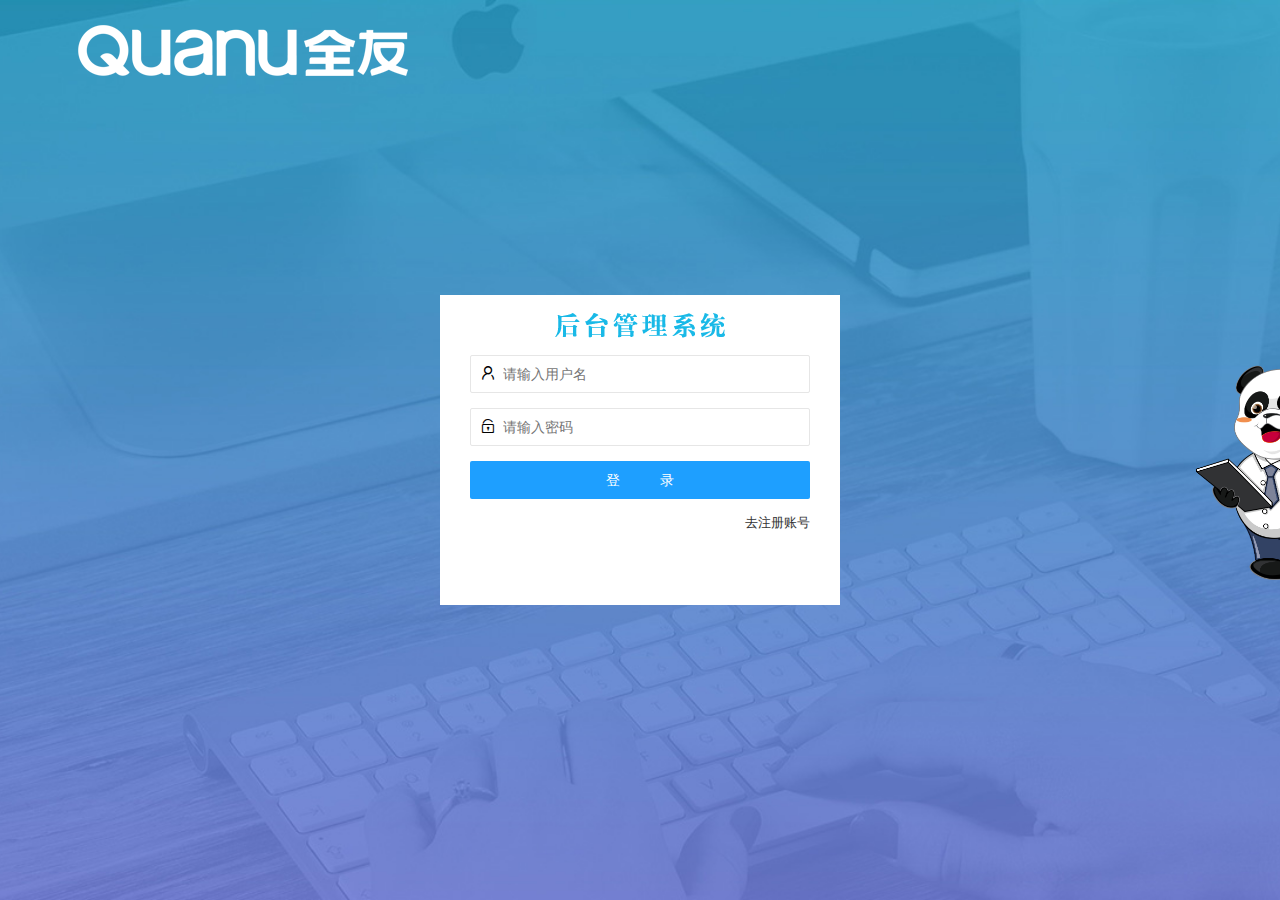
<file: login.html>
<!DOCTYPE html>
<html lang="en">
<head>
    <meta charset="UTF-8">
    <meta http-equiv="X-UA-Compatible" content="IE=edge">
    <meta name="viewport" content="width=device-width, initial-scale=1.0">
    <title>全友家居后台管理系统</title>
    <link rel="stylesheet" href="./assets/css/login.css">
    <link rel="stylesheet" href="./assets/lib/layui/css/layui.css">
</head>
<body>
    <!-- logo -->
    <div class="layui-main">
        <img src="./assets/images/logo.png" alt="">
    </div>
    <!-- logo -->
    <!-- panda -->
    <div class="panda">
        <img src="./assets/images/panda.png" alt="">
    </div>

    <!-- 登陆注册区域 -->
    <div class="loginAndRegBox">
        <div class="title-box"></div>
        <!-- 登陆div -->
        <div class="login-box">
            <form class="layui-form" id="form_login">
                <!-- 用户名 -->
                <div class="layui-form-item">
                    <i class="layui-icon layui-icon-username"></i>
                  <input type="text" name="username" required  lay-verify="required" placeholder="请输入用户名" autocomplete="off" class="layui-input">
                </div>
                <!-- 密码 -->
                <div class="layui-form-item">
                    <i class="layui-icon layui-icon-password"></i>
                    <input type="password" name="password" required  lay-verify="required|pwd" placeholder="请输入密码" autocomplete="off" class="layui-input">
                </div>
                <!-- 提交按钮 -->
                <div class="layui-form-item">
                    <button class="layui-btn layui-btn-fluid layui-btn-normal" lay-submit lay-filter="formDemo" style="letter-spacing:40px;text-indent:40px;">登录</button>
                </div>
                <!-- 切换注册 -->
                <div class="layui-form-item links">
                    <a href="javascript:;" id="link_reg">
                        去注册账号
                    </a>
                </div>
            </form>
        </div>
        <!-- 注册div -->
        <div class="reg-box">
            <form class="layui-form" id="form_reg">
                <!-- 用户名 -->
                <div class="layui-form-item">
                    <i class="layui-icon layui-icon-username"></i>
                  <input type="text" name="username" required  lay-verify="required" placeholder="请输入用户名" autocomplete="off" class="layui-input">
                </div>
                <!-- 密码 -->
                <div class="layui-form-item">
                    <i class="layui-icon layui-icon-password"></i>
                    <input type="password" name="password" required  lay-verify="required|pwd" placeholder="请输入密码" autocomplete="off" class="layui-input">
                </div>
                <!-- 密码确认 -->
                <div class="layui-form-item">
                    <i class="layui-icon layui-icon-password"></i>
                    <input type="password" name="repassword" required  lay-verify="required|pwd|repwd" placeholder="再次确认密码" autocomplete="off" class="layui-input">
                </div>
                <!-- 注册按钮 -->
                <div class="layui-form-item">
                    <button class="layui-btn layui-btn-fluid layui-btn-normal" lay-submit lay-filter="formDemo" style="letter-spacing:40px;text-indent:40px;">注册</button>
                </div>
                <!-- 切换登录 -->
                <div class="layui-form-item links">
                    <a href="javascript:;" id="link_login">
                        去登陆
                    </a>
                </div>
            </form>
        </div>
    </div>
    <!-- 登陆注册区域 -->
    <!-- 导入layui的校验js文件 -->
    <script src="./assets/lib/layui/layui.all.js"></script>
    <!-- 导入jQuery -->
    <script src="./assets/lib/jQuery.js"></script>
    <!-- 导入ajaxPrefilter()函数的baseAPI.js -->
    <script src="./assets/js/baseAPI.js"></script>
    <!-- 导入自己的login脚本 -->
    <script src="./assets/js/login.js"></script>
</body>
</html>
</file>
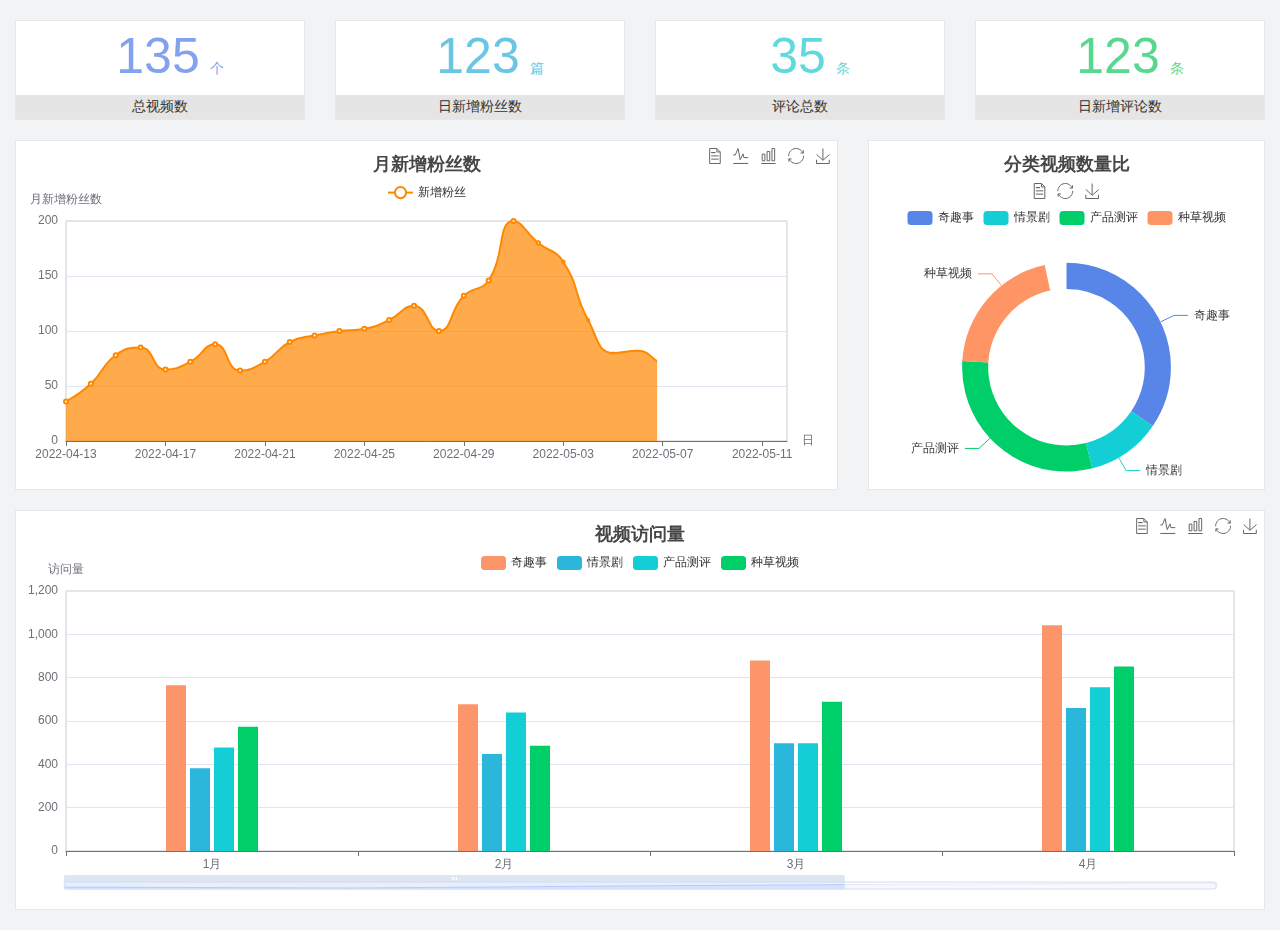
<file: home/dashboard.html>
<!DOCTYPE html>
<html lang="en">

<head>
  <meta charset="UTF-8">
  <meta name="viewport" content="width=device-width, initial-scale=1.0">
  <meta http-equiv="X-UA-Compatible" content="ie=edge">
  <title>图表统计</title>
  <link rel="stylesheet" href="/assets/lib/bootstrap.css" />
  <link rel="stylesheet" href="/assets/lib/main.css" />
  <script src="/assets/lib/jQuery.js"></script>
  <script type="text/javascript" src="/assets/lib/echarts.min.js"></script>
</head>

<body>
  <div class="container-fluid">
    <div class="row spannel_list">
      <div class="col-sm-3 col-xs-6">
        <div class="spannel">
          <em>135</em><span>个</span>
          <b>总视频数</b>
        </div>
      </div>
      <div class="col-sm-3 col-xs-6">
        <div class="spannel scolor01">
          <em>123</em><span>篇</span>
          <b>日新增粉丝数</b>
        </div>
      </div>
      <div class="col-sm-3 col-xs-6">
        <div class="spannel scolor02">
          <em>35</em><span>条</span>
          <b>评论总数</b>
        </div>
      </div>
      <div class="col-sm-3 col-xs-6">
        <div class="spannel scolor03">
          <em>123</em><span>条</span>
          <b>日新增评论数</b>
        </div>
      </div>
    </div>
  </div>

  <div class="container-fluid">
    <div class="row curve-pie">
      <div class="col-lg-8 col-md-8">
        <div class="gragh_pannel" id="curve_show"></div>
      </div>
      <div class="col-lg-4 col-md-4">
        <div class="gragh_pannel" id="pie_show"></div>
      </div>
    </div>
  </div>

  <div class="container-fluid">
    <div class="column_pannel" id="column_show"></div>
  </div>

  <script>
    var oChart = echarts.init(document.getElementById('curve_show'));
    var aList_all = [
      { 'count': 36, 'date': '2022-04-13' },
      { 'count': 52, 'date': '2022-04-14' },
      { 'count': 78, 'date': '2022-04-15' },
      { 'count': 85, 'date': '2022-04-16' },
      { 'count': 65, 'date': '2022-04-17' },
      { 'count': 72, 'date': '2022-04-18' },
      { 'count': 88, 'date': '2022-04-19' },
      { 'count': 64, 'date': '2022-04-20' },
      { 'count': 72, 'date': '2022-04-21' },
      { 'count': 90, 'date': '2022-04-22' },
      { 'count': 96, 'date': '2022-04-23' },
      { 'count': 100, 'date': '2022-04-24' },
      { 'count': 102, 'date': '2022-04-25' },
      { 'count': 110, 'date': '2022-04-26' },
      { 'count': 123, 'date': '2022-04-27' },
      { 'count': 100, 'date': '2022-04-28' },
      { 'count': 132, 'date': '2022-04-29' },
      { 'count': 146, 'date': '2022-04-30' },
      { 'count': 200, 'date': '2022-05-01' },
      { 'count': 180, 'date': '2022-05-02' },
      { 'count': 163, 'date': '2022-05-03' },
      { 'count': 110, 'date': '2022-05-04' },
      { 'count': 80, 'date': '2022-05-05' },
      { 'count': 82, 'date': '2022-05-06' },
      { 'count': 70, 'date': '2022-05-07' },
      { 'count': 65, 'date': '2022-05-08' },
      { 'count': 54, 'date': '2022-05-09' },
      { 'count': 40, 'date': '2022-05-10' },
      { 'count': 45, 'date': '2022-05-11' },
      { 'count': 38, 'date': '2022-05-12' },
    ];

    let aCount = [];
    let aDate = [];

    for (var i = 0; i < aList_all.length; i++) {
      aCount.push(aList_all[i].count);
      aDate.push(aList_all[i].date);
    }

    var chartopt = {
      title: {
        text: '月新增粉丝数',
        left: 'center',
        top: '10'
      },
      tooltip: {
        trigger: 'axis'
      },
      legend: {
        data: ['新增粉丝'],
        top: '40'
      },
      toolbox: {
        show: true,
        feature: {
          mark: { show: true },
          dataView: { show: true, readOnly: false },
          magicType: { show: true, type: ['line', 'bar'] },
          restore: { show: true },
          saveAsImage: { show: true }
        }
      },
      calculable: true,
      xAxis: [
        {
          name: '日',
          type: 'category',
          boundaryGap: false,
          data: aDate
        }
      ],
      yAxis: [
        {
          name: '月新增粉丝数',
          type: 'value'
        }
      ],
      series: [
        {
          name: '新增粉丝',
          type: 'line',
          smooth: true,
          itemStyle: { normal: { areaStyle: { type: 'default' }, color: '#f80' }, lineStyle: { color: '#f80' } },
          data: aCount
        }],
      areaStyle: {
        normal: {
          color: new echarts.graphic.LinearGradient(0, 0, 0, 1, [{
            offset: 0,
            color: 'rgba(255,136,0,0.39)'
          }, {
            offset: .34,
            color: 'rgba(255,180,0,0.25)'
          }, {
            offset: 1,
            color: 'rgba(255,222,0,0.00)'
          }])

        }
      },
      grid: {
        show: true,
        x: 50,
        x2: 50,
        y: 80,
        height: 220
      }
    };

    oChart.setOption(chartopt);


    var oPie = echarts.init(document.getElementById('pie_show'));
    var oPieopt =
    {
      title: {
        top: 10,
        text: '分类视频数量比',
        x: 'center'
      },
      tooltip: {
        trigger: 'item',
        formatter: "{a} <br/>{b} : {c} ({d}%)"
      },
      color: ['#5885e8', '#13cfd5', '#00ce68', '#ff9565'],
      legend: {
        x: 'center',
        top: 65,
        data: ['奇趣事', '情景剧', '产品测评', '种草视频']
      },
      toolbox: {
        show: true,
        x: 'center',
        top: 35,
        feature: {
          mark: { show: true },
          dataView: { show: true, readOnly: false },
          magicType: {
            show: true,
            type: ['pie', 'funnel'],
            option: {
              funnel: {
                x: '25%',
                width: '50%',
                funnelAlign: 'left',
                max: 1548
              }
            }
          },
          restore: { show: true },
          saveAsImage: { show: true }
        }
      },
      calculable: true,
      series: [
        {
          name: '访问来源',
          type: 'pie',
          radius: ['45%', '60%'],
          center: ['50%', '65%'],
          data: [
            { value: 300, name: '奇趣事' },
            { value: 100, name: '情景剧' },
            { value: 260, name: '产品测评' },
            { value: 180, name: '种草视频' }
          ]
        }
      ]
    };
    oPie.setOption(oPieopt);



    var oColumn = this.echarts.init(document.getElementById('column_show'));
    var oColumnopt =
    {
      title: {
        text: '视频访问量',
        left: 'center',
        top: '10'
      },
      tooltip: {
        trigger: 'axis'
      },
      legend: {
        data: ['奇趣事', '情景剧', '产品测评', '种草视频'],
        top: '40'
      },
      toolbox: {
        show: true,
        feature: {
          mark: { show: true },
          dataView: { show: true, readOnly: false },
          magicType: { show: true, type: ['line', 'bar'] },
          restore: { show: true },
          saveAsImage: { show: true }
        }
      },
      calculable: true,
      xAxis: [
        {
          type: 'category',
          data: ['1月', '2月', '3月', '4月', '5月']
        }
      ],
      yAxis: [
        {
          name: '访问量',
          type: 'value'
        }
      ],
      series: [
        {
          name: '奇趣事',
          type: 'bar',
          barWidth: 20,
          itemStyle: {
            normal: { areaStyle: { type: 'default' }, color: '#fd956a' }
          },
          data: [800, 708, 920, 1090, 1200]
        },
        {
          name: '情景剧',
          type: 'bar',
          barWidth: 20,
          itemStyle: {
            normal: { areaStyle: { type: 'default' }, color: '#2bb6db' }
          },
          data: [400, 468, 520, 690, 800]
        },
        {
          name: '产品测评',
          type: 'bar',
          barWidth: 20,
          itemStyle: {
            normal: { areaStyle: { type: 'default' }, color: '#13cfd5' }
          },
          data: [500, 668, 520, 790, 900]
        },
        {
          name: '种草视频',
          type: 'bar',
          barWidth: 20,
          itemStyle: {
            normal: { areaStyle: { type: 'default' }, color: '#00ce68' }
          },
          data: [600, 508, 720, 890, 1000]
        }
      ],
      grid: {
        show: true,
        x: 50,
        x2: 30,
        y: 80,
        height: 260
      },
      dataZoom: [//给x轴设置滚动条
        {
          start: 0,//默认为0
          end: 100 - 1000 / 31,//默认为100
          type: 'slider',
          show: true,
          xAxisIndex: [0],
          handleSize: 0,//滑动条的 左右2个滑动条的大小
          height: 8,//组件高度
          left: 45, //左边的距离
          right: 50,//右边的距离
          bottom: 26,//右边的距离
          handleColor: '#ddd',//h滑动图标的颜色
          handleStyle: {
            borderColor: "#cacaca",
            borderWidth: "1",
            shadowBlur: 2,
            background: "#ddd",
            shadowColor: "#ddd",
          }
        }]
    };
    oColumn.setOption(oColumnopt);
  </script>
</body>

</html>
</file>
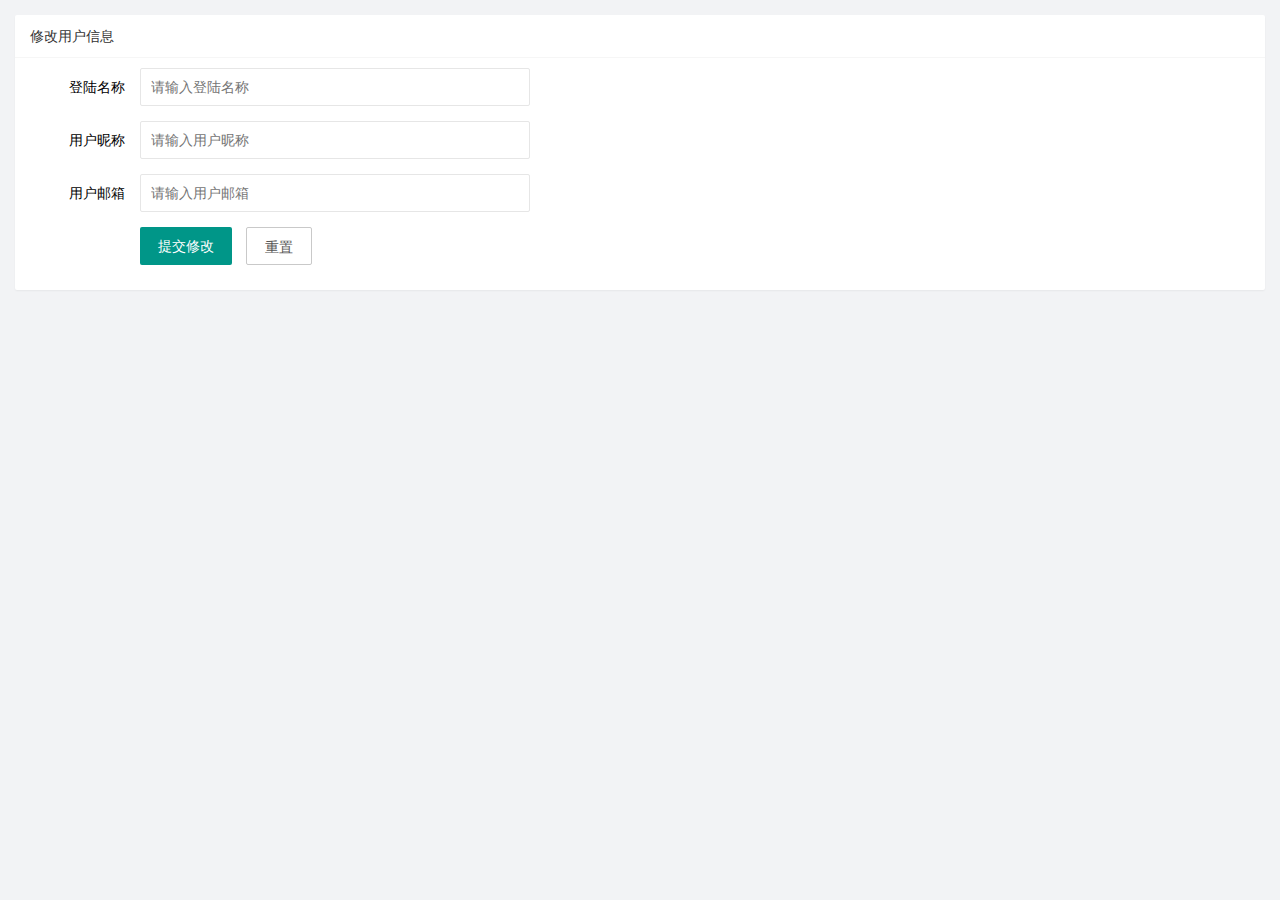
<file: user/user_info.html>
<!DOCTYPE html>
<html lang="en">
<head>
    <meta charset="UTF-8">
    <meta http-equiv="X-UA-Compatible" content="IE=edge">
    <meta name="viewport" content="width=device-width, initial-scale=1.0">
    <title>Document</title>
    <link rel="stylesheet" href="/assets/lib/layui/css/layui.css">
    <link rel="stylesheet" href="/assets/css/user/user_info.css">
</head>
<body>
    <div class="layui-card">
        <div class="layui-card-header">修改用户信息</div>
        <div class="layui-card-body">
            <form class="layui-form" lay-filter="formUserInfo">
                <!-- 隐藏域，form.val会给id赋值，但看不见 -->
                <input type="hidden" name="id">
                <!-- 输入框 -->
                <div class="layui-form-item">
                  <label class="layui-form-label">登陆名称</label>
                  <div class="layui-input-block">
                    <input type="text" name="username" required  lay-verify="required" placeholder="请输入登陆名称" autocomplete="off" class="layui-input" readonly>
                  </div>
                </div>
                <div class="layui-form-item">
                  <label class="layui-form-label">用户昵称</label>
                  <div class="layui-input-block">
                    <input type="text" name="nickname" required  lay-verify="required|nickname" placeholder="请输入用户昵称" autocomplete="off" class="layui-input">
                  </div>
                </div>
                <div class="layui-form-item">
                  <label class="layui-form-label">用户邮箱</label>
                  <div class="layui-input-block">
                    <input type="text" name="email" required  lay-verify="required|email" placeholder="请输入用户邮箱" autocomplete="off" class="layui-input">
                  </div>
                </div>
                <!-- 提交按钮 -->
                <div class="layui-form-item">
                    <div class="layui-input-block">
                    <button class="layui-btn" lay-submit lay-filter="formDemo">提交修改</button>
                    <button type="reset" class="layui-btn layui-btn-primary" id="btnReset">重置</button>
                    </div>
                </div>
            </form>
        </div>
    </div>
    <script src="/assets/lib/layui/layui.all.js"></script>
    <script src="/assets/lib/jQuery.js"></script>
    <script src="/assets/js/baseAPI.js"></script>
    <script src="/assets/js/user/user_info.js"></script>
</body>
</html>
</file>
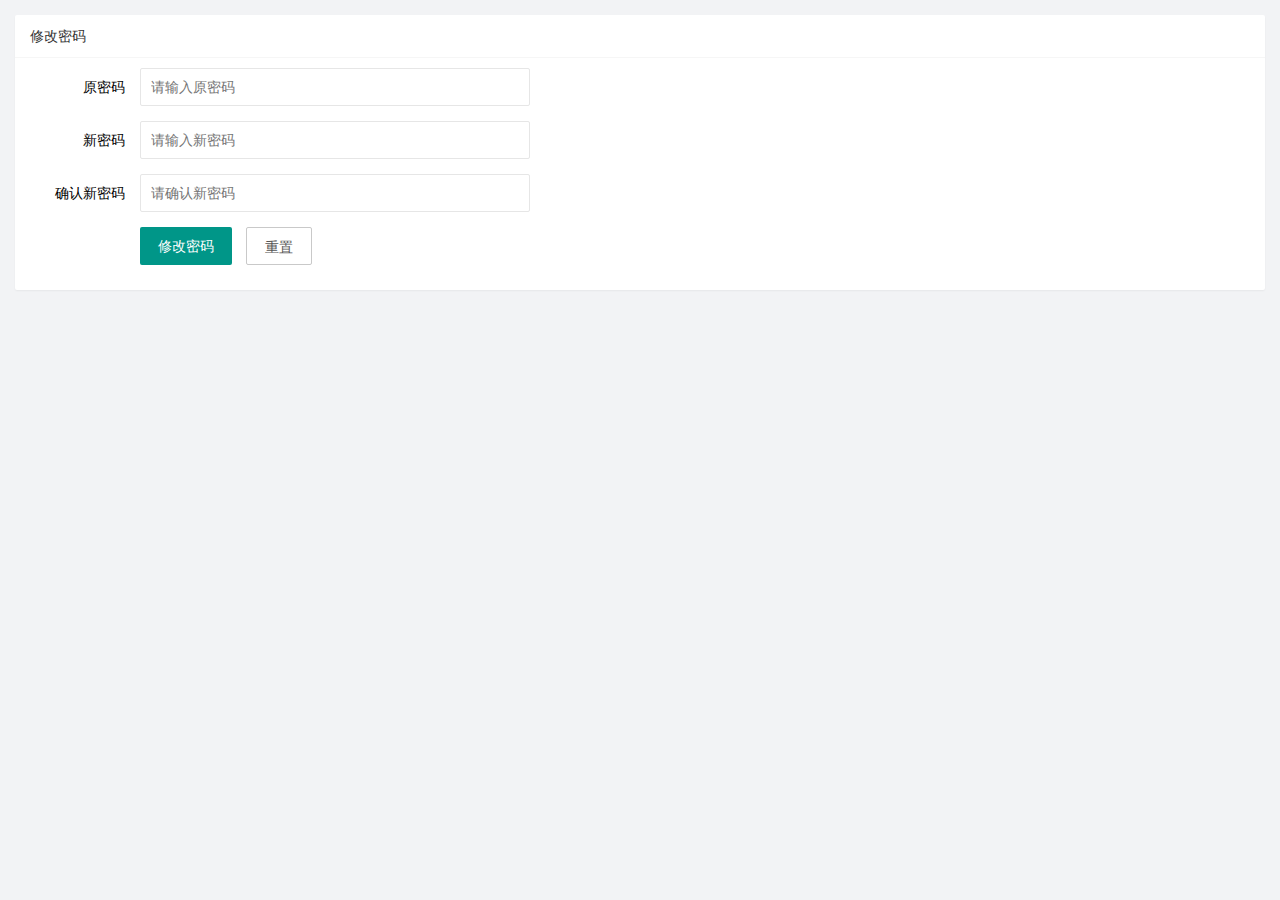
<file: user/user_pwd.html>
<!DOCTYPE html>
<html lang="en">
<head>
    <meta charset="UTF-8">
    <meta http-equiv="X-UA-Compatible" content="IE=edge">
    <meta name="viewport" content="width=device-width, initial-scale=1.0">
    <title>Document</title>
    <link rel="stylesheet" href="/assets/lib/layui/css/layui.css">
    <link rel="stylesheet" href="/assets/css/user/user_pwd.css">
</head>
<body>
    <div class="layui-card">
        <div class="layui-card-header">修改密码</div>
        <div class="layui-card-body">
            <form class="layui-form" lay-filter="formUserInfo">
                <!-- 输入框 -->
                <div class="layui-form-item">
                  <label class="layui-form-label">原密码</label>
                  <div class="layui-input-block">
                    <input type="password" name="oldPwd" required  lay-verify="required|pwd" placeholder="请输入原密码" autocomplete="off" class="layui-input">
                  </div>
                </div>
                <div class="layui-form-item">
                  <label class="layui-form-label">新密码</label>
                  <div class="layui-input-block">
                    <input type="password" name="newPwd" required  lay-verify="required|pwd|samePwd" placeholder="请输入新密码" autocomplete="off" class="layui-input">
                  </div>
                </div>
                <div class="layui-form-item">
                  <label class="layui-form-label">确认新密码</label>
                  <div class="layui-input-block">
                    <input type="password" name="rePwd" required  lay-verify="required|pwd|rePwd" placeholder="请确认新密码" autocomplete="off" class="layui-input">
                  </div>
                </div>
                <!-- 提交按钮 -->
                <div class="layui-form-item">
                    <div class="layui-input-block">
                    <button class="layui-btn" lay-submit lay-filter="formDemo">修改密码</button>
                    <button type="reset" class="layui-btn layui-btn-primary" id="btnReset">重置</button>
                    </div>
                </div>
            </form>
        </div>
    </div>
    <script src="/assets/lib/layui/layui.all.js"></script>
    <script src="/assets/lib/jQuery.js"></script>
    <script src="/assets/js/baseAPI.js"></script>
    <script src="/assets/js/user/user_pwd.js"></script>
</body>
</html>
</file>
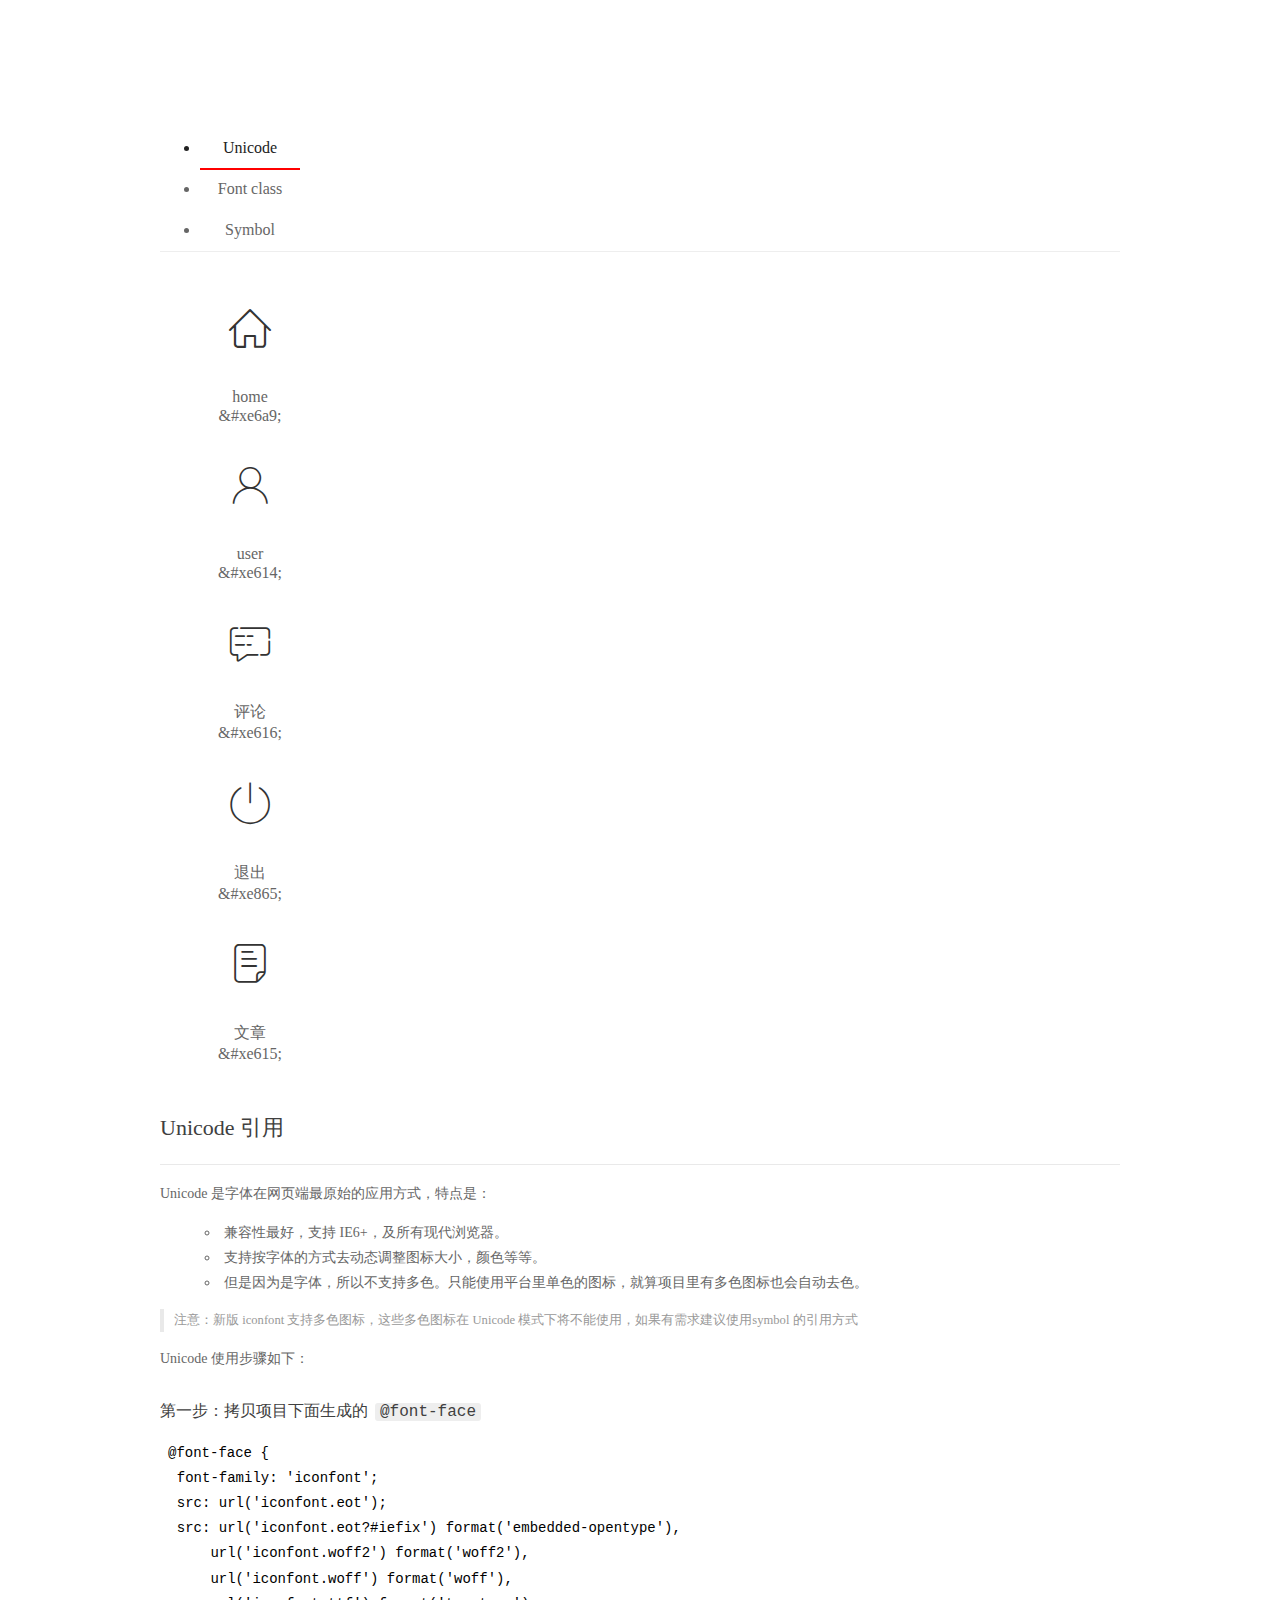
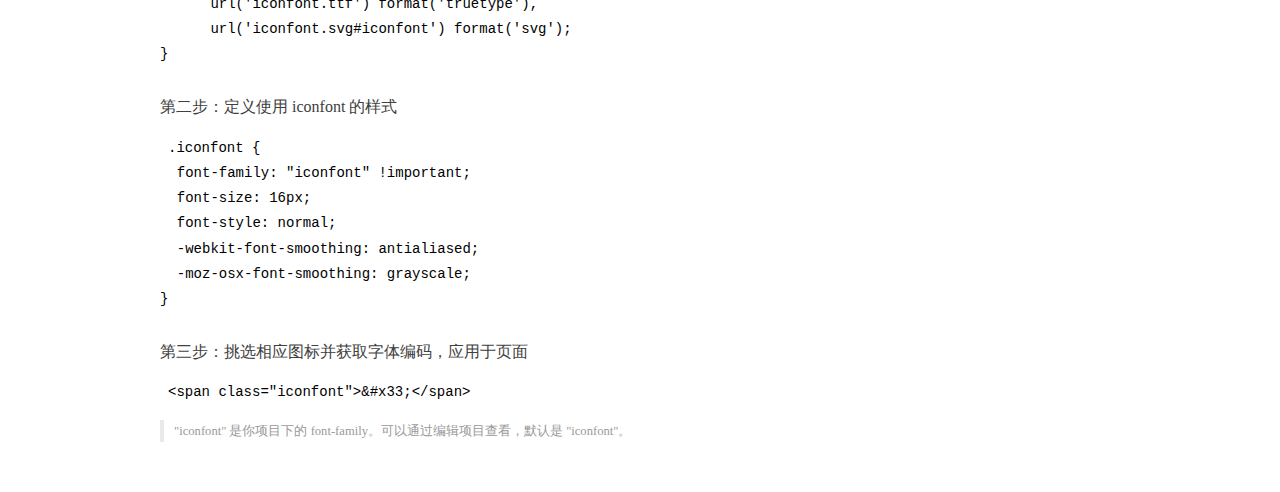
<file: assets/fonts/demo_index.html>
<!DOCTYPE html>
<html>
<head>
  <meta charset="utf-8"/>
  <title>IconFont Demo</title>
  <link rel="shortcut icon" href="https://gtms04.alicdn.com/tps/i4/TB1_oz6GVXXXXaFXpXXJDFnIXXX-64-64.ico" type="image/x-icon"/>
  <link rel="stylesheet" href="https://g.alicdn.com/thx/cube/1.3.2/cube.min.css">
  <link rel="stylesheet" href="demo.css">
  <link rel="stylesheet" href="iconfont.css">
  <script src="iconfont.js"></script>
  <!-- jQuery -->
  <script src="https://a1.alicdn.com/oss/uploads/2018/12/26/7bfddb60-08e8-11e9-9b04-53e73bb6408b.js"></script>
  <!-- 代码高亮 -->
  <script src="https://a1.alicdn.com/oss/uploads/2018/12/26/a3f714d0-08e6-11e9-8a15-ebf944d7534c.js"></script>
</head>
<body>
  <div class="main">
    <h1 class="logo"><a href="https://www.iconfont.cn/" title="iconfont 首页" target="_blank">&#xe86b;</a></h1>
    <div class="nav-tabs">
      <ul id="tabs" class="dib-box">
        <li class="dib active"><span>Unicode</span></li>
        <li class="dib"><span>Font class</span></li>
        <li class="dib"><span>Symbol</span></li>
      </ul>
      
    </div>
    <div class="tab-container">
      <div class="content unicode" style="display: block;">
          <ul class="icon_lists dib-box">
          
            <li class="dib">
              <span class="icon iconfont">&#xe6a9;</span>
                <div class="name">home</div>
                <div class="code-name">&amp;#xe6a9;</div>
              </li>
          
            <li class="dib">
              <span class="icon iconfont">&#xe614;</span>
                <div class="name">user</div>
                <div class="code-name">&amp;#xe614;</div>
              </li>
          
            <li class="dib">
              <span class="icon iconfont">&#xe616;</span>
                <div class="name">评论</div>
                <div class="code-name">&amp;#xe616;</div>
              </li>
          
            <li class="dib">
              <span class="icon iconfont">&#xe865;</span>
                <div class="name">退出</div>
                <div class="code-name">&amp;#xe865;</div>
              </li>
          
            <li class="dib">
              <span class="icon iconfont">&#xe615;</span>
                <div class="name">文章</div>
                <div class="code-name">&amp;#xe615;</div>
              </li>
          
          </ul>
          <div class="article markdown">
          <h2 id="unicode-">Unicode 引用</h2>
          <hr>

          <p>Unicode 是字体在网页端最原始的应用方式，特点是：</p>
          <ul>
            <li>兼容性最好，支持 IE6+，及所有现代浏览器。</li>
            <li>支持按字体的方式去动态调整图标大小，颜色等等。</li>
            <li>但是因为是字体，所以不支持多色。只能使用平台里单色的图标，就算项目里有多色图标也会自动去色。</li>
          </ul>
          <blockquote>
            <p>注意：新版 iconfont 支持多色图标，这些多色图标在 Unicode 模式下将不能使用，如果有需求建议使用symbol 的引用方式</p>
          </blockquote>
          <p>Unicode 使用步骤如下：</p>
          <h3 id="-font-face">第一步：拷贝项目下面生成的 <code>@font-face</code></h3>
<pre><code class="language-css"
>@font-face {
  font-family: 'iconfont';
  src: url('iconfont.eot');
  src: url('iconfont.eot?#iefix') format('embedded-opentype'),
      url('iconfont.woff2') format('woff2'),
      url('iconfont.woff') format('woff'),
      url('iconfont.ttf') format('truetype'),
      url('iconfont.svg#iconfont') format('svg');
}
</code></pre>
          <h3 id="-iconfont-">第二步：定义使用 iconfont 的样式</h3>
<pre><code class="language-css"
>.iconfont {
  font-family: "iconfont" !important;
  font-size: 16px;
  font-style: normal;
  -webkit-font-smoothing: antialiased;
  -moz-osx-font-smoothing: grayscale;
}
</code></pre>
          <h3 id="-">第三步：挑选相应图标并获取字体编码，应用于页面</h3>
<pre>
<code class="language-html"
>&lt;span class="iconfont"&gt;&amp;#x33;&lt;/span&gt;
</code></pre>
          <blockquote>
            <p>"iconfont" 是你项目下的 font-family。可以通过编辑项目查看，默认是 "iconfont"。</p>
          </blockquote>
          </div>
      </div>
      <div class="content font-class">
        <ul class="icon_lists dib-box">
          
          <li class="dib">
            <span class="icon iconfont icon-home"></span>
            <div class="name">
              home
            </div>
            <div class="code-name">.icon-home
            </div>
          </li>
          
          <li class="dib">
            <span class="icon iconfont icon-user"></span>
            <div class="name">
              user
            </div>
            <div class="code-name">.icon-user
            </div>
          </li>
          
          <li class="dib">
            <span class="icon iconfont icon-pinglun"></span>
            <div class="name">
              评论
            </div>
            <div class="code-name">.icon-pinglun
            </div>
          </li>
          
          <li class="dib">
            <span class="icon iconfont icon-tuichu"></span>
            <div class="name">
              退出
            </div>
            <div class="code-name">.icon-tuichu
            </div>
          </li>
          
          <li class="dib">
            <span class="icon iconfont icon-16"></span>
            <div class="name">
              文章
            </div>
            <div class="code-name">.icon-16
            </div>
          </li>
          
        </ul>
        <div class="article markdown">
        <h2 id="font-class-">font-class 引用</h2>
        <hr>

        <p>font-class 是 Unicode 使用方式的一种变种，主要是解决 Unicode 书写不直观，语意不明确的问题。</p>
        <p>与 Unicode 使用方式相比，具有如下特点：</p>
        <ul>
          <li>兼容性良好，支持 IE8+，及所有现代浏览器。</li>
          <li>相比于 Unicode 语意明确，书写更直观。可以很容易分辨这个 icon 是什么。</li>
          <li>因为使用 class 来定义图标，所以当要替换图标时，只需要修改 class 里面的 Unicode 引用。</li>
          <li>不过因为本质上还是使用的字体，所以多色图标还是不支持的。</li>
        </ul>
        <p>使用步骤如下：</p>
        <h3 id="-fontclass-">第一步：引入项目下面生成的 fontclass 代码：</h3>
<pre><code class="language-html">&lt;link rel="stylesheet" href="./iconfont.css"&gt;
</code></pre>
        <h3 id="-">第二步：挑选相应图标并获取类名，应用于页面：</h3>
<pre><code class="language-html">&lt;span class="iconfont icon-xxx"&gt;&lt;/span&gt;
</code></pre>
        <blockquote>
          <p>"
            iconfont" 是你项目下的 font-family。可以通过编辑项目查看，默认是 "iconfont"。</p>
        </blockquote>
      </div>
      </div>
      <div class="content symbol">
          <ul class="icon_lists dib-box">
          
            <li class="dib">
                <svg class="icon svg-icon" aria-hidden="true">
                  <use xlink:href="#icon-home"></use>
                </svg>
                <div class="name">home</div>
                <div class="code-name">#icon-home</div>
            </li>
          
            <li class="dib">
                <svg class="icon svg-icon" aria-hidden="true">
                  <use xlink:href="#icon-user"></use>
                </svg>
                <div class="name">user</div>
                <div class="code-name">#icon-user</div>
            </li>
          
            <li class="dib">
                <svg class="icon svg-icon" aria-hidden="true">
                  <use xlink:href="#icon-pinglun"></use>
                </svg>
                <div class="name">评论</div>
                <div class="code-name">#icon-pinglun</div>
            </li>
          
            <li class="dib">
                <svg class="icon svg-icon" aria-hidden="true">
                  <use xlink:href="#icon-tuichu"></use>
                </svg>
                <div class="name">退出</div>
                <div class="code-name">#icon-tuichu</div>
            </li>
          
            <li class="dib">
                <svg class="icon svg-icon" aria-hidden="true">
                  <use xlink:href="#icon-16"></use>
                </svg>
                <div class="name">文章</div>
                <div class="code-name">#icon-16</div>
            </li>
          
          </ul>
          <div class="article markdown">
          <h2 id="symbol-">Symbol 引用</h2>
          <hr>

          <p>这是一种全新的使用方式，应该说这才是未来的主流，也是平台目前推荐的用法。相关介绍可以参考这篇<a href="">文章</a>
            这种用法其实是做了一个 SVG 的集合，与另外两种相比具有如下特点：</p>
          <ul>
            <li>支持多色图标了，不再受单色限制。</li>
            <li>通过一些技巧，支持像字体那样，通过 <code>font-size</code>, <code>color</code> 来调整样式。</li>
            <li>兼容性较差，支持 IE9+，及现代浏览器。</li>
            <li>浏览器渲染 SVG 的性能一般，还不如 png。</li>
          </ul>
          <p>使用步骤如下：</p>
          <h3 id="-symbol-">第一步：引入项目下面生成的 symbol 代码：</h3>
<pre><code class="language-html">&lt;script src="./iconfont.js"&gt;&lt;/script&gt;
</code></pre>
          <h3 id="-css-">第二步：加入通用 CSS 代码（引入一次就行）：</h3>
<pre><code class="language-html">&lt;style&gt;
.icon {
  width: 1em;
  height: 1em;
  vertical-align: -0.15em;
  fill: currentColor;
  overflow: hidden;
}
&lt;/style&gt;
</code></pre>
          <h3 id="-">第三步：挑选相应图标并获取类名，应用于页面：</h3>
<pre><code class="language-html">&lt;svg class="icon" aria-hidden="true"&gt;
  &lt;use xlink:href="#icon-xxx"&gt;&lt;/use&gt;
&lt;/svg&gt;
</code></pre>
          </div>
      </div>

    </div>
  </div>
  <script>
  $(document).ready(function () {
      $('.tab-container .content:first').show()

      $('#tabs li').click(function (e) {
        var tabContent = $('.tab-container .content')
        var index = $(this).index()

        if ($(this).hasClass('active')) {
          return
        } else {
          $('#tabs li').removeClass('active')
          $(this).addClass('active')

          tabContent.hide().eq(index).fadeIn()
        }
      })
    })
  </script>
</body>
</html>
</file>
<file: assets/css/login.css>
html,
body {
    margin: 0;
    padding: 0;
    height: 100%;
    width: 100%;
    background: url('/assets/images/login_bg.jpg') no-repeat center;
    background-size: cover;
}
.loginAndRegBox {
    width: 400px;
    height: 310px;
    background-color: #fff;
    position: absolute;
    left: 50%;
    top: 50%;
    transform: translate(-50%,-50%);
}
.title-box {
    height: 60px;
    background: url('/assets/images/login_title.png') no-repeat center;
}
.reg-box {
    display: none;
}
.layui-form {
    padding: 0 30px;
}
.links {
    display: flex;
    justify-content: flex-end;
}
.links a {
    font-size: 13px;
}
.layui-form-item {
    position: relative;
}
.layui-icon {
    position: absolute;
    left: 10px;
    top: 10px;
}
.login-box .layui-input,
.reg-box .layui-input {
    padding-left: 32px;
}
.layui-main img{
    margin-top: 20px;
}
.panda img {
    position: relative;
    top: 260px;
    left: 1180px;
    width: 200px;
}
</file>
<file: assets/lib/layui/css/layui.css>
/** layui-v2.5.5 MIT License By https://www.layui.com */
 .layui-inline,img{display:inline-block;vertical-align:middle}h1,h2,h3,h4,h5,h6{font-weight:400}.layui-edge,.layui-header,.layui-inline,.layui-main{position:relative}.layui-body,.layui-edge,.layui-elip{overflow:hidden}.layui-btn,.layui-edge,.layui-inline,img{vertical-align:middle}.layui-btn,.layui-disabled,.layui-icon,.layui-unselect{-moz-user-select:none;-webkit-user-select:none;-ms-user-select:none}.layui-elip,.layui-form-checkbox span,.layui-form-pane .layui-form-label{text-overflow:ellipsis;white-space:nowrap}.layui-breadcrumb,.layui-tree-btnGroup{visibility:hidden}blockquote,body,button,dd,div,dl,dt,form,h1,h2,h3,h4,h5,h6,input,li,ol,p,pre,td,textarea,th,ul{margin:0;padding:0;-webkit-tap-highlight-color:rgba(0,0,0,0)}a:active,a:hover{outline:0}img{border:none}li{list-style:none}table{border-collapse:collapse;border-spacing:0}h4,h5,h6{font-size:100%}button,input,optgroup,option,select,textarea{font-family:inherit;font-size:inherit;font-style:inherit;font-weight:inherit;outline:0}pre{white-space:pre-wrap;white-space:-moz-pre-wrap;white-space:-pre-wrap;white-space:-o-pre-wrap;word-wrap:break-word}body{line-height:24px;font:14px Helvetica Neue,Helvetica,PingFang SC,Tahoma,Arial,sans-serif}hr{height:1px;margin:10px 0;border:0;clear:both}a{color:#333;text-decoration:none}a:hover{color:#777}a cite{font-style:normal;*cursor:pointer}.layui-border-box,.layui-border-box *{box-sizing:border-box}.layui-box,.layui-box *{box-sizing:content-box}.layui-clear{clear:both;*zoom:1}.layui-clear:after{content:'\20';clear:both;*zoom:1;display:block;height:0}.layui-inline{*display:inline;*zoom:1}.layui-edge{display:inline-block;width:0;height:0;border-width:6px;border-style:dashed;border-color:transparent}.layui-edge-top{top:-4px;border-bottom-color:#999;border-bottom-style:solid}.layui-edge-right{border-left-color:#999;border-left-style:solid}.layui-edge-bottom{top:2px;border-top-color:#999;border-top-style:solid}.layui-edge-left{border-right-color:#999;border-right-style:solid}.layui-disabled,.layui-disabled:hover{color:#d2d2d2!important;cursor:not-allowed!important}.layui-circle{border-radius:100%}.layui-show{display:block!important}.layui-hide{display:none!important}@font-face{font-family:layui-icon;src:url(../font/iconfont.eot?v=250);src:url(../font/iconfont.eot?v=250#iefix) format('embedded-opentype'),url(../font/iconfont.woff2?v=250) format('woff2'),url(../font/iconfont.woff?v=250) format('woff'),url(../font/iconfont.ttf?v=250) format('truetype'),url(../font/iconfont.svg?v=250#layui-icon) format('svg')}.layui-icon{font-family:layui-icon!important;font-size:16px;font-style:normal;-webkit-font-smoothing:antialiased;-moz-osx-font-smoothing:grayscale}.layui-icon-reply-fill:before{content:"\e611"}.layui-icon-set-fill:before{content:"\e614"}.layui-icon-menu-fill:before{content:"\e60f"}.layui-icon-search:before{content:"\e615"}.layui-icon-share:before{content:"\e641"}.layui-icon-set-sm:before{content:"\e620"}.layui-icon-engine:before{content:"\e628"}.layui-icon-close:before{content:"\1006"}.layui-icon-close-fill:before{content:"\1007"}.layui-icon-chart-screen:before{content:"\e629"}.layui-icon-star:before{content:"\e600"}.layui-icon-circle-dot:before{content:"\e617"}.layui-icon-chat:before{content:"\e606"}.layui-icon-release:before{content:"\e609"}.layui-icon-list:before{content:"\e60a"}.layui-icon-chart:before{content:"\e62c"}.layui-icon-ok-circle:before{content:"\1005"}.layui-icon-layim-theme:before{content:"\e61b"}.layui-icon-table:before{content:"\e62d"}.layui-icon-right:before{content:"\e602"}.layui-icon-left:before{content:"\e603"}.layui-icon-cart-simple:before{content:"\e698"}.layui-icon-face-cry:before{content:"\e69c"}.layui-icon-face-smile:before{content:"\e6af"}.layui-icon-survey:before{content:"\e6b2"}.layui-icon-tree:before{content:"\e62e"}.layui-icon-upload-circle:before{content:"\e62f"}.layui-icon-add-circle:before{content:"\e61f"}.layui-icon-download-circle:before{content:"\e601"}.layui-icon-templeate-1:before{content:"\e630"}.layui-icon-util:before{content:"\e631"}.layui-icon-face-surprised:before{content:"\e664"}.layui-icon-edit:before{content:"\e642"}.layui-icon-speaker:before{content:"\e645"}.layui-icon-down:before{content:"\e61a"}.layui-icon-file:before{content:"\e621"}.layui-icon-layouts:before{content:"\e632"}.layui-icon-rate-half:before{content:"\e6c9"}.layui-icon-add-circle-fine:before{content:"\e608"}.layui-icon-prev-circle:before{content:"\e633"}.layui-icon-read:before{content:"\e705"}.layui-icon-404:before{content:"\e61c"}.layui-icon-carousel:before{content:"\e634"}.layui-icon-help:before{content:"\e607"}.layui-icon-code-circle:before{content:"\e635"}.layui-icon-water:before{content:"\e636"}.layui-icon-username:before{content:"\e66f"}.layui-icon-find-fill:before{content:"\e670"}.layui-icon-about:before{content:"\e60b"}.layui-icon-location:before{content:"\e715"}.layui-icon-up:before{content:"\e619"}.layui-icon-pause:before{content:"\e651"}.layui-icon-date:before{content:"\e637"}.layui-icon-layim-uploadfile:before{content:"\e61d"}.layui-icon-delete:before{content:"\e640"}.layui-icon-play:before{content:"\e652"}.layui-icon-top:before{content:"\e604"}.layui-icon-friends:before{content:"\e612"}.layui-icon-refresh-3:before{content:"\e9aa"}.layui-icon-ok:before{content:"\e605"}.layui-icon-layer:before{content:"\e638"}.layui-icon-face-smile-fine:before{content:"\e60c"}.layui-icon-dollar:before{content:"\e659"}.layui-icon-group:before{content:"\e613"}.layui-icon-layim-download:before{content:"\e61e"}.layui-icon-picture-fine:before{content:"\e60d"}.layui-icon-link:before{content:"\e64c"}.layui-icon-diamond:before{content:"\e735"}.layui-icon-log:before{content:"\e60e"}.layui-icon-rate-solid:before{content:"\e67a"}.layui-icon-fonts-del:before{content:"\e64f"}.layui-icon-unlink:before{content:"\e64d"}.layui-icon-fonts-clear:before{content:"\e639"}.layui-icon-triangle-r:before{content:"\e623"}.layui-icon-circle:before{content:"\e63f"}.layui-icon-radio:before{content:"\e643"}.layui-icon-align-center:before{content:"\e647"}.layui-icon-align-right:before{content:"\e648"}.layui-icon-align-left:before{content:"\e649"}.layui-icon-loading-1:before{content:"\e63e"}.layui-icon-return:before{content:"\e65c"}.layui-icon-fonts-strong:before{content:"\e62b"}.layui-icon-upload:before{content:"\e67c"}.layui-icon-dialogue:before{content:"\e63a"}.layui-icon-video:before{content:"\e6ed"}.layui-icon-headset:before{content:"\e6fc"}.layui-icon-cellphone-fine:before{content:"\e63b"}.layui-icon-add-1:before{content:"\e654"}.layui-icon-face-smile-b:before{content:"\e650"}.layui-icon-fonts-html:before{content:"\e64b"}.layui-icon-form:before{content:"\e63c"}.layui-icon-cart:before{content:"\e657"}.layui-icon-camera-fill:before{content:"\e65d"}.layui-icon-tabs:before{content:"\e62a"}.layui-icon-fonts-code:before{content:"\e64e"}.layui-icon-fire:before{content:"\e756"}.layui-icon-set:before{content:"\e716"}.layui-icon-fonts-u:before{content:"\e646"}.layui-icon-triangle-d:before{content:"\e625"}.layui-icon-tips:before{content:"\e702"}.layui-icon-picture:before{content:"\e64a"}.layui-icon-more-vertical:before{content:"\e671"}.layui-icon-flag:before{content:"\e66c"}.layui-icon-loading:before{content:"\e63d"}.layui-icon-fonts-i:before{content:"\e644"}.layui-icon-refresh-1:before{content:"\e666"}.layui-icon-rmb:before{content:"\e65e"}.layui-icon-home:before{content:"\e68e"}.layui-icon-user:before{content:"\e770"}.layui-icon-notice:before{content:"\e667"}.layui-icon-login-weibo:before{content:"\e675"}.layui-icon-voice:before{content:"\e688"}.layui-icon-upload-drag:before{content:"\e681"}.layui-icon-login-qq:before{content:"\e676"}.layui-icon-snowflake:before{content:"\e6b1"}.layui-icon-file-b:before{content:"\e655"}.layui-icon-template:before{content:"\e663"}.layui-icon-auz:before{content:"\e672"}.layui-icon-console:before{content:"\e665"}.layui-icon-app:before{content:"\e653"}.layui-icon-prev:before{content:"\e65a"}.layui-icon-website:before{content:"\e7ae"}.layui-icon-next:before{content:"\e65b"}.layui-icon-component:before{content:"\e857"}.layui-icon-more:before{content:"\e65f"}.layui-icon-login-wechat:before{content:"\e677"}.layui-icon-shrink-right:before{content:"\e668"}.layui-icon-spread-left:before{content:"\e66b"}.layui-icon-camera:before{content:"\e660"}.layui-icon-note:before{content:"\e66e"}.layui-icon-refresh:before{content:"\e669"}.layui-icon-female:before{content:"\e661"}.layui-icon-male:before{content:"\e662"}.layui-icon-password:before{content:"\e673"}.layui-icon-senior:before{content:"\e674"}.layui-icon-theme:before{content:"\e66a"}.layui-icon-tread:before{content:"\e6c5"}.layui-icon-praise:before{content:"\e6c6"}.layui-icon-star-fill:before{content:"\e658"}.layui-icon-rate:before{content:"\e67b"}.layui-icon-template-1:before{content:"\e656"}.layui-icon-vercode:before{content:"\e679"}.layui-icon-cellphone:before{content:"\e678"}.layui-icon-screen-full:before{content:"\e622"}.layui-icon-screen-restore:before{content:"\e758"}.layui-icon-cols:before{content:"\e610"}.layui-icon-export:before{content:"\e67d"}.layui-icon-print:before{content:"\e66d"}.layui-icon-slider:before{content:"\e714"}.layui-icon-addition:before{content:"\e624"}.layui-icon-subtraction:before{content:"\e67e"}.layui-icon-service:before{content:"\e626"}.layui-icon-transfer:before{content:"\e691"}.layui-main{width:1140px;margin:0 auto}.layui-header{z-index:1000;height:60px}.layui-header a:hover{transition:all .5s;-webkit-transition:all .5s}.layui-side{position:fixed;left:0;top:0;bottom:0;z-index:999;width:200px;overflow-x:hidden}.layui-side-scroll{position:relative;width:220px;height:100%;overflow-x:hidden}.layui-body{position:absolute;left:200px;right:0;top:0;bottom:0;z-index:998;width:auto;overflow-y:auto;box-sizing:border-box}.layui-layout-body{overflow:hidden}.layui-layout-admin .layui-header{background-color:#23262E}.layui-layout-admin .layui-side{top:60px;width:200px;overflow-x:hidden}.layui-layout-admin .layui-body{position:fixed;top:60px;bottom:44px}.layui-layout-admin .layui-main{width:auto;margin:0 15px}.layui-layout-admin .layui-footer{position:fixed;left:200px;right:0;bottom:0;height:44px;line-height:44px;padding:0 15px;background-color:#eee}.layui-layout-admin .layui-logo{position:absolute;left:0;top:0;width:200px;height:100%;line-height:60px;text-align:center;color:#009688;font-size:16px}.layui-layout-admin .layui-header .layui-nav{background:0 0}.layui-layout-left{position:absolute!important;left:200px;top:0}.layui-layout-right{position:absolute!important;right:0;top:0}.layui-container{position:relative;margin:0 auto;padding:0 15px;box-sizing:border-box}.layui-fluid{position:relative;margin:0 auto;padding:0 15px}.layui-row:after,.layui-row:before{content:'';display:block;clear:both}.layui-col-lg1,.layui-col-lg10,.layui-col-lg11,.layui-col-lg12,.layui-col-lg2,.layui-col-lg3,.layui-col-lg4,.layui-col-lg5,.layui-col-lg6,.layui-col-lg7,.layui-col-lg8,.layui-col-lg9,.layui-col-md1,.layui-col-md10,.layui-col-md11,.layui-col-md12,.layui-col-md2,.layui-col-md3,.layui-col-md4,.layui-col-md5,.layui-col-md6,.layui-col-md7,.layui-col-md8,.layui-col-md9,.layui-col-sm1,.layui-col-sm10,.layui-col-sm11,.layui-col-sm12,.layui-col-sm2,.layui-col-sm3,.layui-col-sm4,.layui-col-sm5,.layui-col-sm6,.layui-col-sm7,.layui-col-sm8,.layui-col-sm9,.layui-col-xs1,.layui-col-xs10,.layui-col-xs11,.layui-col-xs12,.layui-col-xs2,.layui-col-xs3,.layui-col-xs4,.layui-col-xs5,.layui-col-xs6,.layui-col-xs7,.layui-col-xs8,.layui-col-xs9{position:relative;display:block;box-sizing:border-box}.layui-col-xs1,.layui-col-xs10,.layui-col-xs11,.layui-col-xs12,.layui-col-xs2,.layui-col-xs3,.layui-col-xs4,.layui-col-xs5,.layui-col-xs6,.layui-col-xs7,.layui-col-xs8,.layui-col-xs9{float:left}.layui-col-xs1{width:8.33333333%}.layui-col-xs2{width:16.66666667%}.layui-col-xs3{width:25%}.layui-col-xs4{width:33.33333333%}.layui-col-xs5{width:41.66666667%}.layui-col-xs6{width:50%}.layui-col-xs7{width:58.33333333%}.layui-col-xs8{width:66.66666667%}.layui-col-xs9{width:75%}.layui-col-xs10{width:83.33333333%}.layui-col-xs11{width:91.66666667%}.layui-col-xs12{width:100%}.layui-col-xs-offset1{margin-left:8.33333333%}.layui-col-xs-offset2{margin-left:16.66666667%}.layui-col-xs-offset3{margin-left:25%}.layui-col-xs-offset4{margin-left:33.33333333%}.layui-col-xs-offset5{margin-left:41.66666667%}.layui-col-xs-offset6{margin-left:50%}.layui-col-xs-offset7{margin-left:58.33333333%}.layui-col-xs-offset8{margin-left:66.66666667%}.layui-col-xs-offset9{margin-left:75%}.layui-col-xs-offset10{margin-left:83.33333333%}.layui-col-xs-offset11{margin-left:91.66666667%}.layui-col-xs-offset12{margin-left:100%}@media screen and (max-width:768px){.layui-hide-xs{display:none!important}.layui-show-xs-block{display:block!important}.layui-show-xs-inline{display:inline!important}.layui-show-xs-inline-block{display:inline-block!important}}@media screen and (min-width:768px){.layui-container{width:750px}.layui-hide-sm{display:none!important}.layui-show-sm-block{display:block!important}.layui-show-sm-inline{display:inline!important}.layui-show-sm-inline-block{display:inline-block!important}.layui-col-sm1,.layui-col-sm10,.layui-col-sm11,.layui-col-sm12,.layui-col-sm2,.layui-col-sm3,.layui-col-sm4,.layui-col-sm5,.layui-col-sm6,.layui-col-sm7,.layui-col-sm8,.layui-col-sm9{float:left}.layui-col-sm1{width:8.33333333%}.layui-col-sm2{width:16.66666667%}.layui-col-sm3{width:25%}.layui-col-sm4{width:33.33333333%}.layui-col-sm5{width:41.66666667%}.layui-col-sm6{width:50%}.layui-col-sm7{width:58.33333333%}.layui-col-sm8{width:66.66666667%}.layui-col-sm9{width:75%}.layui-col-sm10{width:83.33333333%}.layui-col-sm11{width:91.66666667%}.layui-col-sm12{width:100%}.layui-col-sm-offset1{margin-left:8.33333333%}.layui-col-sm-offset2{margin-left:16.66666667%}.layui-col-sm-offset3{margin-left:25%}.layui-col-sm-offset4{margin-left:33.33333333%}.layui-col-sm-offset5{margin-left:41.66666667%}.layui-col-sm-offset6{margin-left:50%}.layui-col-sm-offset7{margin-left:58.33333333%}.layui-col-sm-offset8{margin-left:66.66666667%}.layui-col-sm-offset9{margin-left:75%}.layui-col-sm-offset10{margin-left:83.33333333%}.layui-col-sm-offset11{margin-left:91.66666667%}.layui-col-sm-offset12{margin-left:100%}}@media screen and (min-width:992px){.layui-container{width:970px}.layui-hide-md{display:none!important}.layui-show-md-block{display:block!important}.layui-show-md-inline{display:inline!important}.layui-show-md-inline-block{display:inline-block!important}.layui-col-md1,.layui-col-md10,.layui-col-md11,.layui-col-md12,.layui-col-md2,.layui-col-md3,.layui-col-md4,.layui-col-md5,.layui-col-md6,.layui-col-md7,.layui-col-md8,.layui-col-md9{float:left}.layui-col-md1{width:8.33333333%}.layui-col-md2{width:16.66666667%}.layui-col-md3{width:25%}.layui-col-md4{width:33.33333333%}.layui-col-md5{width:41.66666667%}.layui-col-md6{width:50%}.layui-col-md7{width:58.33333333%}.layui-col-md8{width:66.66666667%}.layui-col-md9{width:75%}.layui-col-md10{width:83.33333333%}.layui-col-md11{width:91.66666667%}.layui-col-md12{width:100%}.layui-col-md-offset1{margin-left:8.33333333%}.layui-col-md-offset2{margin-left:16.66666667%}.layui-col-md-offset3{margin-left:25%}.layui-col-md-offset4{margin-left:33.33333333%}.layui-col-md-offset5{margin-left:41.66666667%}.layui-col-md-offset6{margin-left:50%}.layui-col-md-offset7{margin-left:58.33333333%}.layui-col-md-offset8{margin-left:66.66666667%}.layui-col-md-offset9{margin-left:75%}.layui-col-md-offset10{margin-left:83.33333333%}.layui-col-md-offset11{margin-left:91.66666667%}.layui-col-md-offset12{margin-left:100%}}@media screen and (min-width:1200px){.layui-container{width:1170px}.layui-hide-lg{display:none!important}.layui-show-lg-block{display:block!important}.layui-show-lg-inline{display:inline!important}.layui-show-lg-inline-block{display:inline-block!important}.layui-col-lg1,.layui-col-lg10,.layui-col-lg11,.layui-col-lg12,.layui-col-lg2,.layui-col-lg3,.layui-col-lg4,.layui-col-lg5,.layui-col-lg6,.layui-col-lg7,.layui-col-lg8,.layui-col-lg9{float:left}.layui-col-lg1{width:8.33333333%}.layui-col-lg2{width:16.66666667%}.layui-col-lg3{width:25%}.layui-col-lg4{width:33.33333333%}.layui-col-lg5{width:41.66666667%}.layui-col-lg6{width:50%}.layui-col-lg7{width:58.33333333%}.layui-col-lg8{width:66.66666667%}.layui-col-lg9{width:75%}.layui-col-lg10{width:83.33333333%}.layui-col-lg11{width:91.66666667%}.layui-col-lg12{width:100%}.layui-col-lg-offset1{margin-left:8.33333333%}.layui-col-lg-offset2{margin-left:16.66666667%}.layui-col-lg-offset3{margin-left:25%}.layui-col-lg-offset4{margin-left:33.33333333%}.layui-col-lg-offset5{margin-left:41.66666667%}.layui-col-lg-offset6{margin-left:50%}.layui-col-lg-offset7{margin-left:58.33333333%}.layui-col-lg-offset8{margin-left:66.66666667%}.layui-col-lg-offset9{margin-left:75%}.layui-col-lg-offset10{margin-left:83.33333333%}.layui-col-lg-offset11{margin-left:91.66666667%}.layui-col-lg-offset12{margin-left:100%}}.layui-col-space1{margin:-.5px}.layui-col-space1>*{padding:.5px}.layui-col-space3{margin:-1.5px}.layui-col-space3>*{padding:1.5px}.layui-col-space5{margin:-2.5px}.layui-col-space5>*{padding:2.5px}.layui-col-space8{margin:-3.5px}.layui-col-space8>*{padding:3.5px}.layui-col-space10{margin:-5px}.layui-col-space10>*{padding:5px}.layui-col-space12{margin:-6px}.layui-col-space12>*{padding:6px}.layui-col-space15{margin:-7.5px}.layui-col-space15>*{padding:7.5px}.layui-col-space18{margin:-9px}.layui-col-space18>*{padding:9px}.layui-col-space20{margin:-10px}.layui-col-space20>*{padding:10px}.layui-col-space22{margin:-11px}.layui-col-space22>*{padding:11px}.layui-col-space25{margin:-12.5px}.layui-col-space25>*{padding:12.5px}.layui-col-space30{margin:-15px}.layui-col-space30>*{padding:15px}.layui-btn,.layui-input,.layui-select,.layui-textarea,.layui-upload-button{outline:0;-webkit-appearance:none;transition:all .3s;-webkit-transition:all .3s;box-sizing:border-box}.layui-elem-quote{margin-bottom:10px;padding:15px;line-height:22px;border-left:5px solid #009688;border-radius:0 2px 2px 0;background-color:#f2f2f2}.layui-quote-nm{border-style:solid;border-width:1px 1px 1px 5px;background:0 0}.layui-elem-field{margin-bottom:10px;padding:0;border-width:1px;border-style:solid}.layui-elem-field legend{margin-left:20px;padding:0 10px;font-size:20px;font-weight:300}.layui-field-title{margin:10px 0 20px;border-width:1px 0 0}.layui-field-box{padding:10px 15px}.layui-field-title .layui-field-box{padding:10px 0}.layui-progress{position:relative;height:6px;border-radius:20px;background-color:#e2e2e2}.layui-progress-bar{position:absolute;left:0;top:0;width:0;max-width:100%;height:6px;border-radius:20px;text-align:right;background-color:#5FB878;transition:all .3s;-webkit-transition:all .3s}.layui-progress-big,.layui-progress-big .layui-progress-bar{height:18px;line-height:18px}.layui-progress-text{position:relative;top:-20px;line-height:18px;font-size:12px;color:#666}.layui-progress-big .layui-progress-text{position:static;padding:0 10px;color:#fff}.layui-collapse{border-width:1px;border-style:solid;border-radius:2px}.layui-colla-content,.layui-colla-item{border-top-width:1px;border-top-style:solid}.layui-colla-item:first-child{border-top:none}.layui-colla-title{position:relative;height:42px;line-height:42px;padding:0 15px 0 35px;color:#333;background-color:#f2f2f2;cursor:pointer;font-size:14px;overflow:hidden}.layui-colla-content{display:none;padding:10px 15px;line-height:22px;color:#666}.layui-colla-icon{position:absolute;left:15px;top:0;font-size:14px}.layui-card{margin-bottom:15px;border-radius:2px;background-color:#fff;box-shadow:0 1px 2px 0 rgba(0,0,0,.05)}.layui-card:last-child{margin-bottom:0}.layui-card-header{position:relative;height:42px;line-height:42px;padding:0 15px;border-bottom:1px solid #f6f6f6;color:#333;border-radius:2px 2px 0 0;font-size:14px}.layui-bg-black,.layui-bg-blue,.layui-bg-cyan,.layui-bg-green,.layui-bg-orange,.layui-bg-red{color:#fff!important}.layui-card-body{position:relative;padding:10px 15px;line-height:24px}.layui-card-body[pad15]{padding:15px}.layui-card-body[pad20]{padding:20px}.layui-card-body .layui-table{margin:5px 0}.layui-card .layui-tab{margin:0}.layui-panel-window{position:relative;padding:15px;border-radius:0;border-top:5px solid #E6E6E6;background-color:#fff}.layui-auxiliar-moving{position:fixed;left:0;right:0;top:0;bottom:0;width:100%;height:100%;background:0 0;z-index:9999999999}.layui-form-label,.layui-form-mid,.layui-form-select,.layui-input-block,.layui-input-inline,.layui-textarea{position:relative}.layui-bg-red{background-color:#FF5722!important}.layui-bg-orange{background-color:#FFB800!important}.layui-bg-green{background-color:#009688!important}.layui-bg-cyan{background-color:#2F4056!important}.layui-bg-blue{background-color:#1E9FFF!important}.layui-bg-black{background-color:#393D49!important}.layui-bg-gray{background-color:#eee!important;color:#666!important}.layui-badge-rim,.layui-colla-content,.layui-colla-item,.layui-collapse,.layui-elem-field,.layui-form-pane .layui-form-item[pane],.layui-form-pane .layui-form-label,.layui-input,.layui-layedit,.layui-layedit-tool,.layui-quote-nm,.layui-select,.layui-tab-bar,.layui-tab-card,.layui-tab-title,.layui-tab-title .layui-this:after,.layui-textarea{border-color:#e6e6e6}.layui-timeline-item:before,hr{background-color:#e6e6e6}.layui-text{line-height:22px;font-size:14px;color:#666}.layui-text h1,.layui-text h2,.layui-text h3{font-weight:500;color:#333}.layui-text h1{font-size:30px}.layui-text h2{font-size:24px}.layui-text h3{font-size:18px}.layui-text a:not(.layui-btn){color:#01AAED}.layui-text a:not(.layui-btn):hover{text-decoration:underline}.layui-text ul{padding:5px 0 5px 15px}.layui-text ul li{margin-top:5px;list-style-type:disc}.layui-text em,.layui-word-aux{color:#999!important;padding:0 5px!important}.layui-btn{display:inline-block;height:38px;line-height:38px;padding:0 18px;background-color:#009688;color:#fff;white-space:nowrap;text-align:center;font-size:14px;border:none;border-radius:2px;cursor:pointer}.layui-btn:hover{opacity:.8;filter:alpha(opacity=80);color:#fff}.layui-btn:active{opacity:1;filter:alpha(opacity=100)}.layui-btn+.layui-btn{margin-left:10px}.layui-btn-container{font-size:0}.layui-btn-container .layui-btn{margin-right:10px;margin-bottom:10px}.layui-btn-container .layui-btn+.layui-btn{margin-left:0}.layui-table .layui-btn-container .layui-btn{margin-bottom:9px}.layui-btn-radius{border-radius:100px}.layui-btn .layui-icon{margin-right:3px;font-size:18px;vertical-align:bottom;vertical-align:middle\9}.layui-btn-primary{border:1px solid #C9C9C9;background-color:#fff;color:#555}.layui-btn-primary:hover{border-color:#009688;color:#333}.layui-btn-normal{background-color:#1E9FFF}.layui-btn-warm{background-color:#FFB800}.layui-btn-danger{background-color:#FF5722}.layui-btn-checked{background-color:#5FB878}.layui-btn-disabled,.layui-btn-disabled:active,.layui-btn-disabled:hover{border:1px solid #e6e6e6;background-color:#FBFBFB;color:#C9C9C9;cursor:not-allowed;opacity:1}.layui-btn-lg{height:44px;line-height:44px;padding:0 25px;font-size:16px}.layui-btn-sm{height:30px;line-height:30px;padding:0 10px;font-size:12px}.layui-btn-sm i{font-size:16px!important}.layui-btn-xs{height:22px;line-height:22px;padding:0 5px;font-size:12px}.layui-btn-xs i{font-size:14px!important}.layui-btn-group{display:inline-block;vertical-align:middle;font-size:0}.layui-btn-group .layui-btn{margin-left:0!important;margin-right:0!important;border-left:1px solid rgba(255,255,255,.5);border-radius:0}.layui-btn-group .layui-btn-primary{border-left:none}.layui-btn-group .layui-btn-primary:hover{border-color:#C9C9C9;color:#009688}.layui-btn-group .layui-btn:first-child{border-left:none;border-radius:2px 0 0 2px}.layui-btn-group .layui-btn-primary:first-child{border-left:1px solid #c9c9c9}.layui-btn-group .layui-btn:last-child{border-radius:0 2px 2px 0}.layui-btn-group .layui-btn+.layui-btn{margin-left:0}.layui-btn-group+.layui-btn-group{margin-left:10px}.layui-btn-fluid{width:100%}.layui-input,.layui-select,.layui-textarea{height:38px;line-height:1.3;line-height:38px\9;border-width:1px;border-style:solid;background-color:#fff;border-radius:2px}.layui-input::-webkit-input-placeholder,.layui-select::-webkit-input-placeholder,.layui-textarea::-webkit-input-placeholder{line-height:1.3}.layui-input,.layui-textarea{display:block;width:100%;padding-left:10px}.layui-input:hover,.layui-textarea:hover{border-color:#D2D2D2!important}.layui-input:focus,.layui-textarea:focus{border-color:#C9C9C9!important}.layui-textarea{min-height:100px;height:auto;line-height:20px;padding:6px 10px;resize:vertical}.layui-select{padding:0 10px}.layui-form input[type=checkbox],.layui-form input[type=radio],.layui-form select{display:none}.layui-form [lay-ignore]{display:initial}.layui-form-item{margin-bottom:15px;clear:both;*zoom:1}.layui-form-item:after{content:'\20';clear:both;*zoom:1;display:block;height:0}.layui-form-label{float:left;display:block;padding:9px 15px;width:80px;font-weight:400;line-height:20px;text-align:right}.layui-form-label-col{display:block;float:none;padding:9px 0;line-height:20px;text-align:left}.layui-form-item .layui-inline{margin-bottom:5px;margin-right:10px}.layui-input-block{margin-left:110px;min-height:36px}.layui-input-inline{display:inline-block;vertical-align:middle}.layui-form-item .layui-input-inline{float:left;width:190px;margin-right:10px}.layui-form-text .layui-input-inline{width:auto}.layui-form-mid{float:left;display:block;padding:9px 0!important;line-height:20px;margin-right:10px}.layui-form-danger+.layui-form-select .layui-input,.layui-form-danger:focus{border-color:#FF5722!important}.layui-form-select .layui-input{padding-right:30px;cursor:pointer}.layui-form-select .layui-edge{position:absolute;right:10px;top:50%;margin-top:-3px;cursor:pointer;border-width:6px;border-top-color:#c2c2c2;border-top-style:solid;transition:all .3s;-webkit-transition:all .3s}.layui-form-select dl{display:none;position:absolute;left:0;top:42px;padding:5px 0;z-index:899;min-width:100%;border:1px solid #d2d2d2;max-height:300px;overflow-y:auto;background-color:#fff;border-radius:2px;box-shadow:0 2px 4px rgba(0,0,0,.12);box-sizing:border-box}.layui-form-select dl dd,.layui-form-select dl dt{padding:0 10px;line-height:36px;white-space:nowrap;overflow:hidden;text-overflow:ellipsis}.layui-form-select dl dt{font-size:12px;color:#999}.layui-form-select dl dd{cursor:pointer}.layui-form-select dl dd:hover{background-color:#f2f2f2;-webkit-transition:.5s all;transition:.5s all}.layui-form-select .layui-select-group dd{padding-left:20px}.layui-form-select dl dd.layui-select-tips{padding-left:10px!important;color:#999}.layui-form-select dl dd.layui-this{background-color:#5FB878;color:#fff}.layui-form-checkbox,.layui-form-select dl dd.layui-disabled{background-color:#fff}.layui-form-selected dl{display:block}.layui-form-checkbox,.layui-form-checkbox *,.layui-form-switch{display:inline-block;vertical-align:middle}.layui-form-selected .layui-edge{margin-top:-9px;-webkit-transform:rotate(180deg);transform:rotate(180deg);margin-top:-3px\9}:root .layui-form-selected .layui-edge{margin-top:-9px\0/IE9}.layui-form-selectup dl{top:auto;bottom:42px}.layui-select-none{margin:5px 0;text-align:center;color:#999}.layui-select-disabled .layui-disabled{border-color:#eee!important}.layui-select-disabled .layui-edge{border-top-color:#d2d2d2}.layui-form-checkbox{position:relative;height:30px;line-height:30px;margin-right:10px;padding-right:30px;cursor:pointer;font-size:0;-webkit-transition:.1s linear;transition:.1s linear;box-sizing:border-box}.layui-form-checkbox span{padding:0 10px;height:100%;font-size:14px;border-radius:2px 0 0 2px;background-color:#d2d2d2;color:#fff;overflow:hidden}.layui-form-checkbox:hover span{background-color:#c2c2c2}.layui-form-checkbox i{position:absolute;right:0;top:0;width:30px;height:28px;border:1px solid #d2d2d2;border-left:none;border-radius:0 2px 2px 0;color:#fff;font-size:20px;text-align:center}.layui-form-checkbox:hover i{border-color:#c2c2c2;color:#c2c2c2}.layui-form-checked,.layui-form-checked:hover{border-color:#5FB878}.layui-form-checked span,.layui-form-checked:hover span{background-color:#5FB878}.layui-form-checked i,.layui-form-checked:hover i{color:#5FB878}.layui-form-item .layui-form-checkbox{margin-top:4px}.layui-form-checkbox[lay-skin=primary]{height:auto!important;line-height:normal!important;min-width:18px;min-height:18px;border:none!important;margin-right:0;padding-left:28px;padding-right:0;background:0 0}.layui-form-checkbox[lay-skin=primary] span{padding-left:0;padding-right:15px;line-height:18px;background:0 0;color:#666}.layui-form-checkbox[lay-skin=primary] i{right:auto;left:0;width:16px;height:16px;line-height:16px;border:1px solid #d2d2d2;font-size:12px;border-radius:2px;background-color:#fff;-webkit-transition:.1s linear;transition:.1s linear}.layui-form-checkbox[lay-skin=primary]:hover i{border-color:#5FB878;color:#fff}.layui-form-checked[lay-skin=primary] i{border-color:#5FB878!important;background-color:#5FB878;color:#fff}.layui-checkbox-disbaled[lay-skin=primary] span{background:0 0!important;color:#c2c2c2}.layui-checkbox-disbaled[lay-skin=primary]:hover i{border-color:#d2d2d2}.layui-form-item .layui-form-checkbox[lay-skin=primary]{margin-top:10px}.layui-form-switch{position:relative;height:22px;line-height:22px;min-width:35px;padding:0 5px;margin-top:8px;border:1px solid #d2d2d2;border-radius:20px;cursor:pointer;background-color:#fff;-webkit-transition:.1s linear;transition:.1s linear}.layui-form-switch i{position:absolute;left:5px;top:3px;width:16px;height:16px;border-radius:20px;background-color:#d2d2d2;-webkit-transition:.1s linear;transition:.1s linear}.layui-form-switch em{position:relative;top:0;width:25px;margin-left:21px;padding:0!important;text-align:center!important;color:#999!important;font-style:normal!important;font-size:12px}.layui-form-onswitch{border-color:#5FB878;background-color:#5FB878}.layui-checkbox-disbaled,.layui-checkbox-disbaled i{border-color:#e2e2e2!important}.layui-form-onswitch i{left:100%;margin-left:-21px;background-color:#fff}.layui-form-onswitch em{margin-left:5px;margin-right:21px;color:#fff!important}.layui-checkbox-disbaled span{background-color:#e2e2e2!important}.layui-checkbox-disbaled:hover i{color:#fff!important}[lay-radio]{display:none}.layui-form-radio,.layui-form-radio *{display:inline-block;vertical-align:middle}.layui-form-radio{line-height:28px;margin:6px 10px 0 0;padding-right:10px;cursor:pointer;font-size:0}.layui-form-radio *{font-size:14px}.layui-form-radio>i{margin-right:8px;font-size:22px;color:#c2c2c2}.layui-form-radio>i:hover,.layui-form-radioed>i{color:#5FB878}.layui-radio-disbaled>i{color:#e2e2e2!important}.layui-form-pane .layui-form-label{width:110px;padding:8px 15px;height:38px;line-height:20px;border-width:1px;border-style:solid;border-radius:2px 0 0 2px;text-align:center;background-color:#FBFBFB;overflow:hidden;box-sizing:border-box}.layui-form-pane .layui-input-inline{margin-left:-1px}.layui-form-pane .layui-input-block{margin-left:110px;left:-1px}.layui-form-pane .layui-input{border-radius:0 2px 2px 0}.layui-form-pane .layui-form-text .layui-form-label{float:none;width:100%;border-radius:2px;box-sizing:border-box;text-align:left}.layui-form-pane .layui-form-text .layui-input-inline{display:block;margin:0;top:-1px;clear:both}.layui-form-pane .layui-form-text .layui-input-block{margin:0;left:0;top:-1px}.layui-form-pane .layui-form-text .layui-textarea{min-height:100px;border-radius:0 0 2px 2px}.layui-form-pane .layui-form-checkbox{margin:4px 0 4px 10px}.layui-form-pane .layui-form-radio,.layui-form-pane .layui-form-switch{margin-top:6px;margin-left:10px}.layui-form-pane .layui-form-item[pane]{position:relative;border-width:1px;border-style:solid}.layui-form-pane .layui-form-item[pane] .layui-form-label{position:absolute;left:0;top:0;height:100%;border-width:0 1px 0 0}.layui-form-pane .layui-form-item[pane] .layui-input-inline{margin-left:110px}@media screen and (max-width:450px){.layui-form-item .layui-form-label{text-overflow:ellipsis;overflow:hidden;white-space:nowrap}.layui-form-item .layui-inline{display:block;margin-right:0;margin-bottom:20px;clear:both}.layui-form-item .layui-inline:after{content:'\20';clear:both;display:block;height:0}.layui-form-item .layui-input-inline{display:block;float:none;left:-3px;width:auto;margin:0 0 10px 112px}.layui-form-item .layui-input-inline+.layui-form-mid{margin-left:110px;top:-5px;padding:0}.layui-form-item .layui-form-checkbox{margin-right:5px;margin-bottom:5px}}.layui-layedit{border-width:1px;border-style:solid;border-radius:2px}.layui-layedit-tool{padding:3px 5px;border-bottom-width:1px;border-bottom-style:solid;font-size:0}.layedit-tool-fixed{position:fixed;top:0;border-top:1px solid #e2e2e2}.layui-layedit-tool .layedit-tool-mid,.layui-layedit-tool .layui-icon{display:inline-block;vertical-align:middle;text-align:center;font-size:14px}.layui-layedit-tool .layui-icon{position:relative;width:32px;height:30px;line-height:30px;margin:3px 5px;color:#777;cursor:pointer;border-radius:2px}.layui-layedit-tool .layui-icon:hover{color:#393D49}.layui-layedit-tool .layui-icon:active{color:#000}.layui-layedit-tool .layedit-tool-active{background-color:#e2e2e2;color:#000}.layui-layedit-tool .layui-disabled,.layui-layedit-tool .layui-disabled:hover{color:#d2d2d2;cursor:not-allowed}.layui-layedit-tool .layedit-tool-mid{width:1px;height:18px;margin:0 10px;background-color:#d2d2d2}.layedit-tool-html{width:50px!important;font-size:30px!important}.layedit-tool-b,.layedit-tool-code,.layedit-tool-help{font-size:16px!important}.layedit-tool-d,.layedit-tool-face,.layedit-tool-image,.layedit-tool-unlink{font-size:18px!important}.layedit-tool-image input{position:absolute;font-size:0;left:0;top:0;width:100%;height:100%;opacity:.01;filter:Alpha(opacity=1);cursor:pointer}.layui-layedit-iframe iframe{display:block;width:100%}#LAY_layedit_code{overflow:hidden}.layui-laypage{display:inline-block;*display:inline;*zoom:1;vertical-align:middle;margin:10px 0;font-size:0}.layui-laypage>a:first-child,.layui-laypage>a:first-child em{border-radius:2px 0 0 2px}.layui-laypage>a:last-child,.layui-laypage>a:last-child em{border-radius:0 2px 2px 0}.layui-laypage>:first-child{margin-left:0!important}.layui-laypage>:last-child{margin-right:0!important}.layui-laypage a,.layui-laypage button,.layui-laypage input,.layui-laypage select,.layui-laypage span{border:1px solid #e2e2e2}.layui-laypage a,.layui-laypage span{display:inline-block;*display:inline;*zoom:1;vertical-align:middle;padding:0 15px;height:28px;line-height:28px;margin:0 -1px 5px 0;background-color:#fff;color:#333;font-size:12px}.layui-flow-more a *,.layui-laypage input,.layui-table-view select[lay-ignore]{display:inline-block}.layui-laypage a:hover{color:#009688}.layui-laypage em{font-style:normal}.layui-laypage .layui-laypage-spr{color:#999;font-weight:700}.layui-laypage a{text-decoration:none}.layui-laypage .layui-laypage-curr{position:relative}.layui-laypage .layui-laypage-curr em{position:relative;color:#fff}.layui-laypage .layui-laypage-curr .layui-laypage-em{position:absolute;left:-1px;top:-1px;padding:1px;width:100%;height:100%;background-color:#009688}.layui-laypage-em{border-radius:2px}.layui-laypage-next em,.layui-laypage-prev em{font-family:Sim sun;font-size:16px}.layui-laypage .layui-laypage-count,.layui-laypage .layui-laypage-limits,.layui-laypage .layui-laypage-refresh,.layui-laypage .layui-laypage-skip{margin-left:10px;margin-right:10px;padding:0;border:none}.layui-laypage .layui-laypage-limits,.layui-laypage .layui-laypage-refresh{vertical-align:top}.layui-laypage .layui-laypage-refresh i{font-size:18px;cursor:pointer}.layui-laypage select{height:22px;padding:3px;border-radius:2px;cursor:pointer}.layui-laypage .layui-laypage-skip{height:30px;line-height:30px;color:#999}.layui-laypage button,.layui-laypage input{height:30px;line-height:30px;border-radius:2px;vertical-align:top;background-color:#fff;box-sizing:border-box}.layui-laypage input{width:40px;margin:0 10px;padding:0 3px;text-align:center}.layui-laypage input:focus,.layui-laypage select:focus{border-color:#009688!important}.layui-laypage button{margin-left:10px;padding:0 10px;cursor:pointer}.layui-table,.layui-table-view{margin:10px 0}.layui-flow-more{margin:10px 0;text-align:center;color:#999;font-size:14px}.layui-flow-more a{height:32px;line-height:32px}.layui-flow-more a *{vertical-align:top}.layui-flow-more a cite{padding:0 20px;border-radius:3px;background-color:#eee;color:#333;font-style:normal}.layui-flow-more a cite:hover{opacity:.8}.layui-flow-more a i{font-size:30px;color:#737383}.layui-table{width:100%;background-color:#fff;color:#666}.layui-table tr{transition:all .3s;-webkit-transition:all .3s}.layui-table th{text-align:left;font-weight:400}.layui-table tbody tr:hover,.layui-table thead tr,.layui-table-click,.layui-table-header,.layui-table-hover,.layui-table-mend,.layui-table-patch,.layui-table-tool,.layui-table-total,.layui-table-total tr,.layui-table[lay-even] tr:nth-child(even){background-color:#f2f2f2}.layui-table td,.layui-table th,.layui-table-col-set,.layui-table-fixed-r,.layui-table-grid-down,.layui-table-header,.layui-table-page,.layui-table-tips-main,.layui-table-tool,.layui-table-total,.layui-table-view,.layui-table[lay-skin=line],.layui-table[lay-skin=row]{border-width:1px;border-style:solid;border-color:#e6e6e6}.layui-table td,.layui-table th{position:relative;padding:9px 15px;min-height:20px;line-height:20px;font-size:14px}.layui-table[lay-skin=line] td,.layui-table[lay-skin=line] th{border-width:0 0 1px}.layui-table[lay-skin=row] td,.layui-table[lay-skin=row] th{border-width:0 1px 0 0}.layui-table[lay-skin=nob] td,.layui-table[lay-skin=nob] th{border:none}.layui-table img{max-width:100px}.layui-table[lay-size=lg] td,.layui-table[lay-size=lg] th{padding:15px 30px}.layui-table-view .layui-table[lay-size=lg] .layui-table-cell{height:40px;line-height:40px}.layui-table[lay-size=sm] td,.layui-table[lay-size=sm] th{font-size:12px;padding:5px 10px}.layui-table-view .layui-table[lay-size=sm] .layui-table-cell{height:20px;line-height:20px}.layui-table[lay-data]{display:none}.layui-table-box{position:relative;overflow:hidden}.layui-table-view .layui-table{position:relative;width:auto;margin:0}.layui-table-view .layui-table[lay-skin=line]{border-width:0 1px 0 0}.layui-table-view .layui-table[lay-skin=row]{border-width:0 0 1px}.layui-table-view .layui-table td,.layui-table-view .layui-table th{padding:5px 0;border-top:none;border-left:none}.layui-table-view .layui-table th.layui-unselect .layui-table-cell span{cursor:pointer}.layui-table-view .layui-table td{cursor:default}.layui-table-view .layui-table td[data-edit=text]{cursor:text}.layui-table-view .layui-form-checkbox[lay-skin=primary] i{width:18px;height:18px}.layui-table-view .layui-form-radio{line-height:0;padding:0}.layui-table-view .layui-form-radio>i{margin:0;font-size:20px}.layui-table-init{position:absolute;left:0;top:0;width:100%;height:100%;text-align:center;z-index:110}.layui-table-init .layui-icon{position:absolute;left:50%;top:50%;margin:-15px 0 0 -15px;font-size:30px;color:#c2c2c2}.layui-table-header{border-width:0 0 1px;overflow:hidden}.layui-table-header .layui-table{margin-bottom:-1px}.layui-table-tool .layui-inline[lay-event]{position:relative;width:26px;height:26px;padding:5px;line-height:16px;margin-right:10px;text-align:center;color:#333;border:1px solid #ccc;cursor:pointer;-webkit-transition:.5s all;transition:.5s all}.layui-table-tool .layui-inline[lay-event]:hover{border:1px solid #999}.layui-table-tool-temp{padding-right:120px}.layui-table-tool-self{position:absolute;right:17px;top:10px}.layui-table-tool .layui-table-tool-self .layui-inline[lay-event]{margin:0 0 0 10px}.layui-table-tool-panel{position:absolute;top:29px;left:-1px;padding:5px 0;min-width:150px;min-height:40px;border:1px solid #d2d2d2;text-align:left;overflow-y:auto;background-color:#fff;box-shadow:0 2px 4px rgba(0,0,0,.12)}.layui-table-cell,.layui-table-tool-panel li{overflow:hidden;text-overflow:ellipsis;white-space:nowrap}.layui-table-tool-panel li{padding:0 10px;line-height:30px;-webkit-transition:.5s all;transition:.5s all}.layui-table-tool-panel li .layui-form-checkbox[lay-skin=primary]{width:100%;padding-left:28px}.layui-table-tool-panel li:hover{background-color:#f2f2f2}.layui-table-tool-panel li .layui-form-checkbox[lay-skin=primary] i{position:absolute;left:0;top:0}.layui-table-tool-panel li .layui-form-checkbox[lay-skin=primary] span{padding:0}.layui-table-tool .layui-table-tool-self .layui-table-tool-panel{left:auto;right:-1px}.layui-table-col-set{position:absolute;right:0;top:0;width:20px;height:100%;border-width:0 0 0 1px;background-color:#fff}.layui-table-sort{width:10px;height:20px;margin-left:5px;cursor:pointer!important}.layui-table-sort .layui-edge{position:absolute;left:5px;border-width:5px}.layui-table-sort .layui-table-sort-asc{top:3px;border-top:none;border-bottom-style:solid;border-bottom-color:#b2b2b2}.layui-table-sort .layui-table-sort-asc:hover{border-bottom-color:#666}.layui-table-sort .layui-table-sort-desc{bottom:5px;border-bottom:none;border-top-style:solid;border-top-color:#b2b2b2}.layui-table-sort .layui-table-sort-desc:hover{border-top-color:#666}.layui-table-sort[lay-sort=asc] .layui-table-sort-asc{border-bottom-color:#000}.layui-table-sort[lay-sort=desc] .layui-table-sort-desc{border-top-color:#000}.layui-table-cell{height:28px;line-height:28px;padding:0 15px;position:relative;box-sizing:border-box}.layui-table-cell .layui-form-checkbox[lay-skin=primary]{top:-1px;padding:0}.layui-table-cell .layui-table-link{color:#01AAED}.laytable-cell-checkbox,.laytable-cell-numbers,.laytable-cell-radio,.laytable-cell-space{padding:0;text-align:center}.layui-table-body{position:relative;overflow:auto;margin-right:-1px;margin-bottom:-1px}.layui-table-body .layui-none{line-height:26px;padding:15px;text-align:center;color:#999}.layui-table-fixed{position:absolute;left:0;top:0;z-index:101}.layui-table-fixed .layui-table-body{overflow:hidden}.layui-table-fixed-l{box-shadow:0 -1px 8px rgba(0,0,0,.08)}.layui-table-fixed-r{left:auto;right:-1px;border-width:0 0 0 1px;box-shadow:-1px 0 8px rgba(0,0,0,.08)}.layui-table-fixed-r .layui-table-header{position:relative;overflow:visible}.layui-table-mend{position:absolute;right:-49px;top:0;height:100%;width:50px}.layui-table-tool{position:relative;z-index:890;width:100%;min-height:50px;line-height:30px;padding:10px 15px;border-width:0 0 1px}.layui-table-tool .layui-btn-container{margin-bottom:-10px}.layui-table-page,.layui-table-total{border-width:1px 0 0;margin-bottom:-1px;overflow:hidden}.layui-table-page{position:relative;width:100%;padding:7px 7px 0;height:41px;font-size:12px;white-space:nowrap}.layui-table-page>div{height:26px}.layui-table-page .layui-laypage{margin:0}.layui-table-page .layui-laypage a,.layui-table-page .layui-laypage span{height:26px;line-height:26px;margin-bottom:10px;border:none;background:0 0}.layui-table-page .layui-laypage a,.layui-table-page .layui-laypage span.layui-laypage-curr{padding:0 12px}.layui-table-page .layui-laypage span{margin-left:0;padding:0}.layui-table-page .layui-laypage .layui-laypage-prev{margin-left:-7px!important}.layui-table-page .layui-laypage .layui-laypage-curr .layui-laypage-em{left:0;top:0;padding:0}.layui-table-page .layui-laypage button,.layui-table-page .layui-laypage input{height:26px;line-height:26px}.layui-table-page .layui-laypage input{width:40px}.layui-table-page .layui-laypage button{padding:0 10px}.layui-table-page select{height:18px}.layui-table-patch .layui-table-cell{padding:0;width:30px}.layui-table-edit{position:absolute;left:0;top:0;width:100%;height:100%;padding:0 14px 1px;border-radius:0;box-shadow:1px 1px 20px rgba(0,0,0,.15)}.layui-table-edit:focus{border-color:#5FB878!important}select.layui-table-edit{padding:0 0 0 10px;border-color:#C9C9C9}.layui-table-view .layui-form-checkbox,.layui-table-view .layui-form-radio,.layui-table-view .layui-form-switch{top:0;margin:0;box-sizing:content-box}.layui-table-view .layui-form-checkbox{top:-1px;height:26px;line-height:26px}.layui-table-view .layui-form-checkbox i{height:26px}.layui-table-grid .layui-table-cell{overflow:visible}.layui-table-grid-down{position:absolute;top:0;right:0;width:26px;height:100%;padding:5px 0;border-width:0 0 0 1px;text-align:center;background-color:#fff;color:#999;cursor:pointer}.layui-table-grid-down .layui-icon{position:absolute;top:50%;left:50%;margin:-8px 0 0 -8px}.layui-table-grid-down:hover{background-color:#fbfbfb}body .layui-table-tips .layui-layer-content{background:0 0;padding:0;box-shadow:0 1px 6px rgba(0,0,0,.12)}.layui-table-tips-main{margin:-44px 0 0 -1px;max-height:150px;padding:8px 15px;font-size:14px;overflow-y:scroll;background-color:#fff;color:#666}.layui-table-tips-c{position:absolute;right:-3px;top:-13px;width:20px;height:20px;padding:3px;cursor:pointer;background-color:#666;border-radius:50%;color:#fff}.layui-table-tips-c:hover{background-color:#777}.layui-table-tips-c:before{position:relative;right:-2px}.layui-upload-file{display:none!important;opacity:.01;filter:Alpha(opacity=1)}.layui-upload-drag,.layui-upload-form,.layui-upload-wrap{display:inline-block}.layui-upload-list{margin:10px 0}.layui-upload-choose{padding:0 10px;color:#999}.layui-upload-drag{position:relative;padding:30px;border:1px dashed #e2e2e2;background-color:#fff;text-align:center;cursor:pointer;color:#999}.layui-upload-drag .layui-icon{font-size:50px;color:#009688}.layui-upload-drag[lay-over]{border-color:#009688}.layui-upload-iframe{position:absolute;width:0;height:0;border:0;visibility:hidden}.layui-upload-wrap{position:relative;vertical-align:middle}.layui-upload-wrap .layui-upload-file{display:block!important;position:absolute;left:0;top:0;z-index:10;font-size:100px;width:100%;height:100%;opacity:.01;filter:Alpha(opacity=1);cursor:pointer}.layui-transfer-active,.layui-transfer-box{display:inline-block;vertical-align:middle}.layui-transfer-box,.layui-transfer-header,.layui-transfer-search{border-width:0;border-style:solid;border-color:#e6e6e6}.layui-transfer-box{position:relative;border-width:1px;width:200px;height:360px;border-radius:2px;background-color:#fff}.layui-transfer-box .layui-form-checkbox{width:100%;margin:0!important}.layui-transfer-header{height:38px;line-height:38px;padding:0 10px;border-bottom-width:1px}.layui-transfer-search{position:relative;padding:10px;border-bottom-width:1px}.layui-transfer-search .layui-input{height:32px;padding-left:30px;font-size:12px}.layui-transfer-search .layui-icon-search{position:absolute;left:20px;top:50%;margin-top:-8px;color:#666}.layui-transfer-active{margin:0 15px}.layui-transfer-active .layui-btn{display:block;margin:0;padding:0 15px;background-color:#5FB878;border-color:#5FB878;color:#fff}.layui-transfer-active .layui-btn-disabled{background-color:#FBFBFB;border-color:#e6e6e6;color:#C9C9C9}.layui-transfer-active .layui-btn:first-child{margin-bottom:15px}.layui-transfer-active .layui-btn .layui-icon{margin:0;font-size:14px!important}.layui-transfer-data{padding:5px 0;overflow:auto}.layui-transfer-data li{height:32px;line-height:32px;padding:0 10px}.layui-transfer-data li:hover{background-color:#f2f2f2;transition:.5s all}.layui-transfer-data .layui-none{padding:15px 10px;text-align:center;color:#999}.layui-nav{position:relative;padding:0 20px;background-color:#393D49;color:#fff;border-radius:2px;font-size:0;box-sizing:border-box}.layui-nav *{font-size:14px}.layui-nav .layui-nav-item{position:relative;display:inline-block;*display:inline;*zoom:1;vertical-align:middle;line-height:60px}.layui-nav .layui-nav-item a{display:block;padding:0 20px;color:#fff;color:rgba(255,255,255,.7);transition:all .3s;-webkit-transition:all .3s}.layui-nav .layui-this:after,.layui-nav-bar,.layui-nav-tree .layui-nav-itemed:after{position:absolute;left:0;top:0;width:0;height:5px;background-color:#5FB878;transition:all .2s;-webkit-transition:all .2s}.layui-nav-bar{z-index:1000}.layui-nav .layui-nav-item a:hover,.layui-nav .layui-this a{color:#fff}.layui-nav .layui-this:after{content:'';top:auto;bottom:0;width:100%}.layui-nav-img{width:30px;height:30px;margin-right:10px;border-radius:50%}.layui-nav .layui-nav-more{content:'';width:0;height:0;border-style:solid dashed dashed;border-color:#fff transparent transparent;overflow:hidden;cursor:pointer;transition:all .2s;-webkit-transition:all .2s;position:absolute;top:50%;right:3px;margin-top:-3px;border-width:6px;border-top-color:rgba(255,255,255,.7)}.layui-nav .layui-nav-mored,.layui-nav-itemed>a .layui-nav-more{margin-top:-9px;border-style:dashed dashed solid;border-color:transparent transparent #fff}.layui-nav-child{display:none;position:absolute;left:0;top:65px;min-width:100%;line-height:36px;padding:5px 0;box-shadow:0 2px 4px rgba(0,0,0,.12);border:1px solid #d2d2d2;background-color:#fff;z-index:100;border-radius:2px;white-space:nowrap}.layui-nav .layui-nav-child a{color:#333}.layui-nav .layui-nav-child a:hover{background-color:#f2f2f2;color:#000}.layui-nav-child dd{position:relative}.layui-nav .layui-nav-child dd.layui-this a,.layui-nav-child dd.layui-this{background-color:#5FB878;color:#fff}.layui-nav-child dd.layui-this:after{display:none}.layui-nav-tree{width:200px;padding:0}.layui-nav-tree .layui-nav-item{display:block;width:100%;line-height:45px}.layui-nav-tree .layui-nav-item a{position:relative;height:45px;line-height:45px;text-overflow:ellipsis;overflow:hidden;white-space:nowrap}.layui-nav-tree .layui-nav-item a:hover{background-color:#4E5465}.layui-nav-tree .layui-nav-bar{width:5px;height:0;background-color:#009688}.layui-nav-tree .layui-nav-child dd.layui-this,.layui-nav-tree .layui-nav-child dd.layui-this a,.layui-nav-tree .layui-this,.layui-nav-tree .layui-this>a,.layui-nav-tree .layui-this>a:hover{background-color:#009688;color:#fff}.layui-nav-tree .layui-this:after{display:none}.layui-nav-itemed>a,.layui-nav-tree .layui-nav-title a,.layui-nav-tree .layui-nav-title a:hover{color:#fff!important}.layui-nav-tree .layui-nav-child{position:relative;z-index:0;top:0;border:none;box-shadow:none}.layui-nav-tree .layui-nav-child a{height:40px;line-height:40px;color:#fff;color:rgba(255,255,255,.7)}.layui-nav-tree .layui-nav-child,.layui-nav-tree .layui-nav-child a:hover{background:0 0;color:#fff}.layui-nav-tree .layui-nav-more{right:10px}.layui-nav-itemed>.layui-nav-child{display:block;padding:0;background-color:rgba(0,0,0,.3)!important}.layui-nav-itemed>.layui-nav-child>.layui-this>.layui-nav-child{display:block}.layui-nav-side{position:fixed;top:0;bottom:0;left:0;overflow-x:hidden;z-index:999}.layui-bg-blue .layui-nav-bar,.layui-bg-blue .layui-nav-itemed:after,.layui-bg-blue .layui-this:after{background-color:#93D1FF}.layui-bg-blue .layui-nav-child dd.layui-this{background-color:#1E9FFF}.layui-bg-blue .layui-nav-itemed>a,.layui-nav-tree.layui-bg-blue .layui-nav-title a,.layui-nav-tree.layui-bg-blue .layui-nav-title a:hover{background-color:#007DDB!important}.layui-breadcrumb{font-size:0}.layui-breadcrumb>*{font-size:14px}.layui-breadcrumb a{color:#999!important}.layui-breadcrumb a:hover{color:#5FB878!important}.layui-breadcrumb a cite{color:#666;font-style:normal}.layui-breadcrumb span[lay-separator]{margin:0 10px;color:#999}.layui-tab{margin:10px 0;text-align:left!important}.layui-tab[overflow]>.layui-tab-title{overflow:hidden}.layui-tab-title{position:relative;left:0;height:40px;white-space:nowrap;font-size:0;border-bottom-width:1px;border-bottom-style:solid;transition:all .2s;-webkit-transition:all .2s}.layui-tab-title li{display:inline-block;*display:inline;*zoom:1;vertical-align:middle;font-size:14px;transition:all .2s;-webkit-transition:all .2s;position:relative;line-height:40px;min-width:65px;padding:0 15px;text-align:center;cursor:pointer}.layui-tab-title li a{display:block}.layui-tab-title .layui-this{color:#000}.layui-tab-title .layui-this:after{position:absolute;left:0;top:0;content:'';width:100%;height:41px;border-width:1px;border-style:solid;border-bottom-color:#fff;border-radius:2px 2px 0 0;box-sizing:border-box;pointer-events:none}.layui-tab-bar{position:absolute;right:0;top:0;z-index:10;width:30px;height:39px;line-height:39px;border-width:1px;border-style:solid;border-radius:2px;text-align:center;background-color:#fff;cursor:pointer}.layui-tab-bar .layui-icon{position:relative;display:inline-block;top:3px;transition:all .3s;-webkit-transition:all .3s}.layui-tab-item{display:none}.layui-tab-more{padding-right:30px;height:auto!important;white-space:normal!important}.layui-tab-more li.layui-this:after{border-bottom-color:#e2e2e2;border-radius:2px}.layui-tab-more .layui-tab-bar .layui-icon{top:-2px;top:3px\9;-webkit-transform:rotate(180deg);transform:rotate(180deg)}:root .layui-tab-more .layui-tab-bar .layui-icon{top:-2px\0/IE9}.layui-tab-content{padding:10px}.layui-tab-title li .layui-tab-close{position:relative;display:inline-block;width:18px;height:18px;line-height:20px;margin-left:8px;top:1px;text-align:center;font-size:14px;color:#c2c2c2;transition:all .2s;-webkit-transition:all .2s}.layui-tab-title li .layui-tab-close:hover{border-radius:2px;background-color:#FF5722;color:#fff}.layui-tab-brief>.layui-tab-title .layui-this{color:#009688}.layui-tab-brief>.layui-tab-more li.layui-this:after,.layui-tab-brief>.layui-tab-title .layui-this:after{border:none;border-radius:0;border-bottom:2px solid #5FB878}.layui-tab-brief[overflow]>.layui-tab-title .layui-this:after{top:-1px}.layui-tab-card{border-width:1px;border-style:solid;border-radius:2px;box-shadow:0 2px 5px 0 rgba(0,0,0,.1)}.layui-tab-card>.layui-tab-title{background-color:#f2f2f2}.layui-tab-card>.layui-tab-title li{margin-right:-1px;margin-left:-1px}.layui-tab-card>.layui-tab-title .layui-this{background-color:#fff}.layui-tab-card>.layui-tab-title .layui-this:after{border-top:none;border-width:1px;border-bottom-color:#fff}.layui-tab-card>.layui-tab-title .layui-tab-bar{height:40px;line-height:40px;border-radius:0;border-top:none;border-right:none}.layui-tab-card>.layui-tab-more .layui-this{background:0 0;color:#5FB878}.layui-tab-card>.layui-tab-more .layui-this:after{border:none}.layui-timeline{padding-left:5px}.layui-timeline-item{position:relative;padding-bottom:20px}.layui-timeline-axis{position:absolute;left:-5px;top:0;z-index:10;width:20px;height:20px;line-height:20px;background-color:#fff;color:#5FB878;border-radius:50%;text-align:center;cursor:pointer}.layui-timeline-axis:hover{color:#FF5722}.layui-timeline-item:before{content:'';position:absolute;left:5px;top:0;z-index:0;width:1px;height:100%}.layui-timeline-item:last-child:before{display:none}.layui-timeline-item:first-child:before{display:block}.layui-timeline-content{padding-left:25px}.layui-timeline-title{position:relative;margin-bottom:10px}.layui-badge,.layui-badge-dot,.layui-badge-rim{position:relative;display:inline-block;padding:0 6px;font-size:12px;text-align:center;background-color:#FF5722;color:#fff;border-radius:2px}.layui-badge{height:18px;line-height:18px}.layui-badge-dot{width:8px;height:8px;padding:0;border-radius:50%}.layui-badge-rim{height:18px;line-height:18px;border-width:1px;border-style:solid;background-color:#fff;color:#666}.layui-btn .layui-badge,.layui-btn .layui-badge-dot{margin-left:5px}.layui-nav .layui-badge,.layui-nav .layui-badge-dot{position:absolute;top:50%;margin:-8px 6px 0}.layui-tab-title .layui-badge,.layui-tab-title .layui-badge-dot{left:5px;top:-2px}.layui-carousel{position:relative;left:0;top:0;background-color:#f8f8f8}.layui-carousel>[carousel-item]{position:relative;width:100%;height:100%;overflow:hidden}.layui-carousel>[carousel-item]:before{position:absolute;content:'\e63d';left:50%;top:50%;width:100px;line-height:20px;margin:-10px 0 0 -50px;text-align:center;color:#c2c2c2;font-family:layui-icon!important;font-size:30px;font-style:normal;-webkit-font-smoothing:antialiased;-moz-osx-font-smoothing:grayscale}.layui-carousel>[carousel-item]>*{display:none;position:absolute;left:0;top:0;width:100%;height:100%;background-color:#f8f8f8;transition-duration:.3s;-webkit-transition-duration:.3s}.layui-carousel-updown>*{-webkit-transition:.3s ease-in-out up;transition:.3s ease-in-out up}.layui-carousel-arrow{display:none\9;opacity:0;position:absolute;left:10px;top:50%;margin-top:-18px;width:36px;height:36px;line-height:36px;text-align:center;font-size:20px;border:0;border-radius:50%;background-color:rgba(0,0,0,.2);color:#fff;-webkit-transition-duration:.3s;transition-duration:.3s;cursor:pointer}.layui-carousel-arrow[lay-type=add]{left:auto!important;right:10px}.layui-carousel:hover .layui-carousel-arrow[lay-type=add],.layui-carousel[lay-arrow=always] .layui-carousel-arrow[lay-type=add]{right:20px}.layui-carousel[lay-arrow=always] .layui-carousel-arrow{opacity:1;left:20px}.layui-carousel[lay-arrow=none] .layui-carousel-arrow{display:none}.layui-carousel-arrow:hover,.layui-carousel-ind ul:hover{background-color:rgba(0,0,0,.35)}.layui-carousel:hover .layui-carousel-arrow{display:block\9;opacity:1;left:20px}.layui-carousel-ind{position:relative;top:-35px;width:100%;line-height:0!important;text-align:center;font-size:0}.layui-carousel[lay-indicator=outside]{margin-bottom:30px}.layui-carousel[lay-indicator=outside] .layui-carousel-ind{top:10px}.layui-carousel[lay-indicator=outside] .layui-carousel-ind ul{background-color:rgba(0,0,0,.5)}.layui-carousel[lay-indicator=none] .layui-carousel-ind{display:none}.layui-carousel-ind ul{display:inline-block;padding:5px;background-color:rgba(0,0,0,.2);border-radius:10px;-webkit-transition-duration:.3s;transition-duration:.3s}.layui-carousel-ind li{display:inline-block;width:10px;height:10px;margin:0 3px;font-size:14px;background-color:#e2e2e2;background-color:rgba(255,255,255,.5);border-radius:50%;cursor:pointer;-webkit-transition-duration:.3s;transition-duration:.3s}.layui-carousel-ind li:hover{background-color:rgba(255,255,255,.7)}.layui-carousel-ind li.layui-this{background-color:#fff}.layui-carousel>[carousel-item]>.layui-carousel-next,.layui-carousel>[carousel-item]>.layui-carousel-prev,.layui-carousel>[carousel-item]>.layui-this{display:block}.layui-carousel>[carousel-item]>.layui-this{left:0}.layui-carousel>[carousel-item]>.layui-carousel-prev{left:-100%}.layui-carousel>[carousel-item]>.layui-carousel-next{left:100%}.layui-carousel>[carousel-item]>.layui-carousel-next.layui-carousel-left,.layui-carousel>[carousel-item]>.layui-carousel-prev.layui-carousel-right{left:0}.layui-carousel>[carousel-item]>.layui-this.layui-carousel-left{left:-100%}.layui-carousel>[carousel-item]>.layui-this.layui-carousel-right{left:100%}.layui-carousel[lay-anim=updown] .layui-carousel-arrow{left:50%!important;top:20px;margin:0 0 0 -18px}.layui-carousel[lay-anim=updown]>[carousel-item]>*,.layui-carousel[lay-anim=fade]>[carousel-item]>*{left:0!important}.layui-carousel[lay-anim=updown] .layui-carousel-arrow[lay-type=add]{top:auto!important;bottom:20px}.layui-carousel[lay-anim=updown] .layui-carousel-ind{position:absolute;top:50%;right:20px;width:auto;height:auto}.layui-carousel[lay-anim=updown] .layui-carousel-ind ul{padding:3px 5px}.layui-carousel[lay-anim=updown] .layui-carousel-ind li{display:block;margin:6px 0}.layui-carousel[lay-anim=updown]>[carousel-item]>.layui-this{top:0}.layui-carousel[lay-anim=updown]>[carousel-item]>.layui-carousel-prev{top:-100%}.layui-carousel[lay-anim=updown]>[carousel-item]>.layui-carousel-next{top:100%}.layui-carousel[lay-anim=updown]>[carousel-item]>.layui-carousel-next.layui-carousel-left,.layui-carousel[lay-anim=updown]>[carousel-item]>.layui-carousel-prev.layui-carousel-right{top:0}.layui-carousel[lay-anim=updown]>[carousel-item]>.layui-this.layui-carousel-left{top:-100%}.layui-carousel[lay-anim=updown]>[carousel-item]>.layui-this.layui-carousel-right{top:100%}.layui-carousel[lay-anim=fade]>[carousel-item]>.layui-carousel-next,.layui-carousel[lay-anim=fade]>[carousel-item]>.layui-carousel-prev{opacity:0}.layui-carousel[lay-anim=fade]>[carousel-item]>.layui-carousel-next.layui-carousel-left,.layui-carousel[lay-anim=fade]>[carousel-item]>.layui-carousel-prev.layui-carousel-right{opacity:1}.layui-carousel[lay-anim=fade]>[carousel-item]>.layui-this.layui-carousel-left,.layui-carousel[lay-anim=fade]>[carousel-item]>.layui-this.layui-carousel-right{opacity:0}.layui-fixbar{position:fixed;right:15px;bottom:15px;z-index:999999}.layui-fixbar li{width:50px;height:50px;line-height:50px;margin-bottom:1px;text-align:center;cursor:pointer;font-size:30px;background-color:#9F9F9F;color:#fff;border-radius:2px;opacity:.95}.layui-fixbar li:hover{opacity:.85}.layui-fixbar li:active{opacity:1}.layui-fixbar .layui-fixbar-top{display:none;font-size:40px}body .layui-util-face{border:none;background:0 0}body .layui-util-face .layui-layer-content{padding:0;background-color:#fff;color:#666;box-shadow:none}.layui-util-face .layui-layer-TipsG{display:none}.layui-util-face ul{position:relative;width:372px;padding:10px;border:1px solid #D9D9D9;background-color:#fff;box-shadow:0 0 20px rgba(0,0,0,.2)}.layui-util-face ul li{cursor:pointer;float:left;border:1px solid #e8e8e8;height:22px;width:26px;overflow:hidden;margin:-1px 0 0 -1px;padding:4px 2px;text-align:center}.layui-util-face ul li:hover{position:relative;z-index:2;border:1px solid #eb7350;background:#fff9ec}.layui-code{position:relative;margin:10px 0;padding:15px;line-height:20px;border:1px solid #ddd;border-left-width:6px;background-color:#F2F2F2;color:#333;font-family:Courier New;font-size:12px}.layui-rate,.layui-rate *{display:inline-block;vertical-align:middle}.layui-rate{padding:10px 5px 10px 0;font-size:0}.layui-rate li i.layui-icon{font-size:20px;color:#FFB800;margin-right:5px;transition:all .3s;-webkit-transition:all .3s}.layui-rate li i:hover{cursor:pointer;transform:scale(1.12);-webkit-transform:scale(1.12)}.layui-rate[readonly] li i:hover{cursor:default;transform:scale(1)}.layui-colorpicker{width:26px;height:26px;border:1px solid #e6e6e6;padding:5px;border-radius:2px;line-height:24px;display:inline-block;cursor:pointer;transition:all .3s;-webkit-transition:all .3s}.layui-colorpicker:hover{border-color:#d2d2d2}.layui-colorpicker.layui-colorpicker-lg{width:34px;height:34px;line-height:32px}.layui-colorpicker.layui-colorpicker-sm{width:24px;height:24px;line-height:22px}.layui-colorpicker.layui-colorpicker-xs{width:22px;height:22px;line-height:20px}.layui-colorpicker-trigger-bgcolor{display:block;background:url([data-uri]);border-radius:2px}.layui-colorpicker-trigger-span{display:block;height:100%;box-sizing:border-box;border:1px solid rgba(0,0,0,.15);border-radius:2px;text-align:center}.layui-colorpicker-trigger-i{display:inline-block;color:#FFF;font-size:12px}.layui-colorpicker-trigger-i.layui-icon-close{color:#999}.layui-colorpicker-main{position:absolute;z-index:66666666;width:280px;padding:7px;background:#FFF;border:1px solid #d2d2d2;border-radius:2px;box-shadow:0 2px 4px rgba(0,0,0,.12)}.layui-colorpicker-main-wrapper{height:180px;position:relative}.layui-colorpicker-basis{width:260px;height:100%;position:relative}.layui-colorpicker-basis-white{width:100%;height:100%;position:absolute;top:0;left:0;background:linear-gradient(90deg,#FFF,hsla(0,0%,100%,0))}.layui-colorpicker-basis-black{width:100%;height:100%;position:absolute;top:0;left:0;background:linear-gradient(0deg,#000,transparent)}.layui-colorpicker-basis-cursor{width:10px;height:10px;border:1px solid #FFF;border-radius:50%;position:absolute;top:-3px;right:-3px;cursor:pointer}.layui-colorpicker-side{position:absolute;top:0;right:0;width:12px;height:100%;background:linear-gradient(red,#FF0,#0F0,#0FF,#00F,#F0F,red)}.layui-colorpicker-side-slider{width:100%;height:5px;box-shadow:0 0 1px #888;box-sizing:border-box;background:#FFF;border-radius:1px;border:1px solid #f0f0f0;cursor:pointer;position:absolute;left:0}.layui-colorpicker-main-alpha{display:none;height:12px;margin-top:7px;background:url([data-uri])}.layui-colorpicker-alpha-bgcolor{height:100%;position:relative}.layui-colorpicker-alpha-slider{width:5px;height:100%;box-shadow:0 0 1px #888;box-sizing:border-box;background:#FFF;border-radius:1px;border:1px solid #f0f0f0;cursor:pointer;position:absolute;top:0}.layui-colorpicker-main-pre{padding-top:7px;font-size:0}.layui-colorpicker-pre{width:20px;height:20px;border-radius:2px;display:inline-block;margin-left:6px;margin-bottom:7px;cursor:pointer}.layui-colorpicker-pre:nth-child(11n+1){margin-left:0}.layui-colorpicker-pre-isalpha{background:url([data-uri])}.layui-colorpicker-pre.layui-this{box-shadow:0 0 3px 2px rgba(0,0,0,.15)}.layui-colorpicker-pre>div{height:100%;border-radius:2px}.layui-colorpicker-main-input{text-align:right;padding-top:7px}.layui-colorpicker-main-input .layui-btn-container .layui-btn{margin:0 0 0 10px}.layui-colorpicker-main-input div.layui-inline{float:left;margin-right:10px;font-size:14px}.layui-colorpicker-main-input input.layui-input{width:150px;height:30px;color:#666}.layui-slider{height:4px;background:#e2e2e2;border-radius:3px;position:relative;cursor:pointer}.layui-slider-bar{border-radius:3px;position:absolute;height:100%}.layui-slider-step{position:absolute;top:0;width:4px;height:4px;border-radius:50%;background:#FFF;-webkit-transform:translateX(-50%);transform:translateX(-50%)}.layui-slider-wrap{width:36px;height:36px;position:absolute;top:-16px;-webkit-transform:translateX(-50%);transform:translateX(-50%);z-index:10;text-align:center}.layui-slider-wrap-btn{width:12px;height:12px;border-radius:50%;background:#FFF;display:inline-block;vertical-align:middle;cursor:pointer;transition:.3s}.layui-slider-wrap:after{content:"";height:100%;display:inline-block;vertical-align:middle}.layui-slider-wrap-btn.layui-slider-hover,.layui-slider-wrap-btn:hover{transform:scale(1.2)}.layui-slider-wrap-btn.layui-disabled:hover{transform:scale(1)!important}.layui-slider-tips{position:absolute;top:-42px;z-index:66666666;white-space:nowrap;display:none;-webkit-transform:translateX(-50%);transform:translateX(-50%);color:#FFF;background:#000;border-radius:3px;height:25px;line-height:25px;padding:0 10px}.layui-slider-tips:after{content:'';position:absolute;bottom:-12px;left:50%;margin-left:-6px;width:0;height:0;border-width:6px;border-style:solid;border-color:#000 transparent transparent}.layui-slider-input{width:70px;height:32px;border:1px solid #e6e6e6;border-radius:3px;font-size:16px;line-height:32px;position:absolute;right:0;top:-15px}.layui-slider-input-btn{display:none;position:absolute;top:0;right:0;width:20px;height:100%;border-left:1px solid #d2d2d2}.layui-slider-input-btn i{cursor:pointer;position:absolute;right:0;bottom:0;width:20px;height:50%;font-size:12px;line-height:16px;text-align:center;color:#999}.layui-slider-input-btn i:first-child{top:0;border-bottom:1px solid #d2d2d2}.layui-slider-input-txt{height:100%;font-size:14px}.layui-slider-input-txt input{height:100%;border:none}.layui-slider-input-btn i:hover{color:#009688}.layui-slider-vertical{width:4px;margin-left:34px}.layui-slider-vertical .layui-slider-bar{width:4px}.layui-slider-vertical .layui-slider-step{top:auto;left:0;-webkit-transform:translateY(50%);transform:translateY(50%)}.layui-slider-vertical .layui-slider-wrap{top:auto;left:-16px;-webkit-transform:translateY(50%);transform:translateY(50%)}.layui-slider-vertical .layui-slider-tips{top:auto;left:2px}@media \0screen{.layui-slider-wrap-btn{margin-left:-20px}.layui-slider-vertical .layui-slider-wrap-btn{margin-left:0;margin-bottom:-20px}.layui-slider-vertical .layui-slider-tips{margin-left:-8px}.layui-slider>span{margin-left:8px}}.layui-tree{line-height:22px}.layui-tree .layui-form-checkbox{margin:0!important}.layui-tree-set{width:100%;position:relative}.layui-tree-pack{display:none;padding-left:20px;position:relative}.layui-tree-iconClick,.layui-tree-main{display:inline-block;vertical-align:middle}.layui-tree-line .layui-tree-pack{padding-left:27px}.layui-tree-line .layui-tree-set .layui-tree-set:after{content:'';position:absolute;top:14px;left:-9px;width:17px;height:0;border-top:1px dotted #c0c4cc}.layui-tree-entry{position:relative;padding:3px 0;height:20px;white-space:nowrap}.layui-tree-entry:hover{background-color:#eee}.layui-tree-line .layui-tree-entry:hover{background-color:rgba(0,0,0,0)}.layui-tree-line .layui-tree-entry:hover .layui-tree-txt{color:#999;text-decoration:underline;transition:.3s}.layui-tree-main{cursor:pointer;padding-right:10px}.layui-tree-line .layui-tree-set:before{content:'';position:absolute;top:0;left:-9px;width:0;height:100%;border-left:1px dotted #c0c4cc}.layui-tree-line .layui-tree-set.layui-tree-setLineShort:before{height:13px}.layui-tree-line .layui-tree-set.layui-tree-setHide:before{height:0}.layui-tree-iconClick{position:relative;height:20px;line-height:20px;margin:0 10px;color:#c0c4cc}.layui-tree-icon{height:12px;line-height:12px;width:12px;text-align:center;border:1px solid #c0c4cc}.layui-tree-iconClick .layui-icon{font-size:18px}.layui-tree-icon .layui-icon{font-size:12px;color:#666}.layui-tree-iconArrow{padding:0 5px}.layui-tree-iconArrow:after{content:'';position:absolute;left:4px;top:3px;z-index:100;width:0;height:0;border-width:5px;border-style:solid;border-color:transparent transparent transparent #c0c4cc;transition:.5s}.layui-tree-btnGroup,.layui-tree-editInput{position:relative;vertical-align:middle;display:inline-block}.layui-tree-spread>.layui-tree-entry>.layui-tree-iconClick>.layui-tree-iconArrow:after{transform:rotate(90deg) translate(3px,4px)}.layui-tree-txt{display:inline-block;vertical-align:middle;color:#555}.layui-tree-search{margin-bottom:15px;color:#666}.layui-tree-btnGroup .layui-icon{display:inline-block;vertical-align:middle;padding:0 2px;cursor:pointer}.layui-tree-btnGroup .layui-icon:hover{color:#999;transition:.3s}.layui-tree-entry:hover .layui-tree-btnGroup{visibility:visible}.layui-tree-editInput{height:20px;line-height:20px;padding:0 3px;border:none;background-color:rgba(0,0,0,.05)}.layui-tree-emptyText{text-align:center;color:#999}.layui-anim{-webkit-animation-duration:.3s;animation-duration:.3s;-webkit-animation-fill-mode:both;animation-fill-mode:both}.layui-anim.layui-icon{display:inline-block}.layui-anim-loop{-webkit-animation-iteration-count:infinite;animation-iteration-count:infinite}.layui-trans,.layui-trans a{transition:all .3s;-webkit-transition:all .3s}@-webkit-keyframes layui-rotate{from{-webkit-transform:rotate(0)}to{-webkit-transform:rotate(360deg)}}@keyframes layui-rotate{from{transform:rotate(0)}to{transform:rotate(360deg)}}.layui-anim-rotate{-webkit-animation-name:layui-rotate;animation-name:layui-rotate;-webkit-animation-duration:1s;animation-duration:1s;-webkit-animation-timing-function:linear;animation-timing-function:linear}@-webkit-keyframes layui-up{from{-webkit-transform:translate3d(0,100%,0);opacity:.3}to{-webkit-transform:translate3d(0,0,0);opacity:1}}@keyframes layui-up{from{transform:translate3d(0,100%,0);opacity:.3}to{transform:translate3d(0,0,0);opacity:1}}.layui-anim-up{-webkit-animation-name:layui-up;animation-name:layui-up}@-webkit-keyframes layui-upbit{from{-webkit-transform:translate3d(0,30px,0);opacity:.3}to{-webkit-transform:translate3d(0,0,0);opacity:1}}@keyframes layui-upbit{from{transform:translate3d(0,30px,0);opacity:.3}to{transform:translate3d(0,0,0);opacity:1}}.layui-anim-upbit{-webkit-animation-name:layui-upbit;animation-name:layui-upbit}@-webkit-keyframes layui-scale{0%{opacity:.3;-webkit-transform:scale(.5)}100%{opacity:1;-webkit-transform:scale(1)}}@keyframes layui-scale{0%{opacity:.3;-ms-transform:scale(.5);transform:scale(.5)}100%{opacity:1;-ms-transform:scale(1);transform:scale(1)}}.layui-anim-scale{-webkit-animation-name:layui-scale;animation-name:layui-scale}@-webkit-keyframes layui-scale-spring{0%{opacity:.5;-webkit-transform:scale(.5)}80%{opacity:.8;-webkit-transform:scale(1.1)}100%{opacity:1;-webkit-transform:scale(1)}}@keyframes layui-scale-spring{0%{opacity:.5;transform:scale(.5)}80%{opacity:.8;transform:scale(1.1)}100%{opacity:1;transform:scale(1)}}.layui-anim-scaleSpring{-webkit-animation-name:layui-scale-spring;animation-name:layui-scale-spring}@-webkit-keyframes layui-fadein{0%{opacity:0}100%{opacity:1}}@keyframes layui-fadein{0%{opacity:0}100%{opacity:1}}.layui-anim-fadein{-webkit-animation-name:layui-fadein;animation-name:layui-fadein}@-webkit-keyframes layui-fadeout{0%{opacity:1}100%{opacity:0}}@keyframes layui-fadeout{0%{opacity:1}100%{opacity:0}}.layui-anim-fadeout{-webkit-animation-name:layui-fadeout;animation-name:layui-fadeout}
</file>
<file: assets/lib/main.css>
body{
    font-family:'MicroSoft YaHei';
    background-color: #f2f3f5;
}
.main_wrap{
    position:fixed;
    width:100%;
    height:100%;
    left:0px;
    top:0px;
    background:url('../images/login_bg.jpg'); 
    background-size:100% 100%; 
  }
.header{
    width:1200px;
    overflow: hidden;
    margin:20px auto 0;
}
.heade .logo{
    float: left;
}
.header .copyright{
    float:right;
    font-size:12px;
    color:#fff;
    text-align:right;
    line-height:20px;
    margin-top:10px;
}
.login_form_con{
    position:absolute;
    left:50%;
    top:50%;
    margin-left:-200px;
    margin-top:-155px;
    width:400px;
    height:310px;
    background-color: #edeff0;
}

.login_form{
    position: relative;
}

.login_form .icon-user{
    position:absolute;
    font-size:16px;
    color:#999;
    left:46px;
    top:12px;
}
.login_form .icon-key{
    position:absolute;
    font-size:18px;
    color:#999;
    left:46px;
    top:78px;
}
.login_title{
    height:60px;
    background:url('../images/login_title.png') center center no-repeat #fff;
}
.input_txt,.input_pass,.input_sub{
    display:block;
    width:334px;
    height:37px;
    padding:0px;
    text-indent:40px;
    border:1px solid #ddd;
    margin:27px auto 0;
    outline:none;
}
.input_sub{
    margin-top:40px;
    height:42px;
    background-color: #19b9e7;
    text-indent:0px;
    font-size:18px;
    color:#fff;
    cursor: pointer;
}
.input_sub:hover{
    background-color: #08a0cc;
}

.sider{
    position:fixed;
    left:0;
    top:0;
    bottom:0;
    width:210px;
    background-color: #323745;
}
.sider .logo{
    display:block;
    height:56px;
    background-color: #242732;
    overflow: hidden;
}
.sider .logo img{
    display:block;
    margin:6px auto 0;
}
.user_info{
    height:79px;
    border-bottom:1px solid #5a5e6b;
}

.user_info img{
    float: left;
    width:40px;
    height:40px;
    border-radius:20px;
    margin:19px 0 0 30px;
}
.user_info span{
    float: left;
    width:120px;
    font-size:12px;
    color:#fff;
    margin:23px 0 0 20px;
}
.user_info b{
    float: left;
    width: 120px;
    font-weight:normal;
    font-size:12px;
    color:#adafb5;
    margin:2px 0 0 20px;
}

.menu .level01{
    height:50px;
    line-height:50px;
}
.menu .level01 a{
    display:block;
    height:50px;
    font-size:12px;
    color:#adafb5;
    overflow: hidden;
}
.menu .level01.active a{
    background-color: #1378f0;
    color:#fff;
}
.menu .level01.active i{
    color:#fff;
}

.menu .level01 a:hover{
    background-color: #1378f0;
    color:#fff;
}
.menu .level01 a:hover i{
    color:#fff;
}
.menu .level01 i{
    color:#61646f;
    font-size:22px;
    float: left;
    margin-left:26px;
}
.menu .level01 span{
    float: left;
    margin-left:10px;
}
.menu .level01 b{
    float: right;
    margin-right:20px;
    font-weight:normal;
    transform:rotate(90deg);
    transition:all 500ms ease;
}

.menu .level01 .rotate0{
    transform:rotate(0deg);
}

.menu .level02{
    background: #242732;
    display:none;
}


.menu .level02 li{
    height:40px;
    line-height:40px;
}
.menu .level02 li a{
    display:block;
    height:40px;
    font-size:12px;
    color:#adafb5;
    overflow: hidden;
}

.menu .level02 li a:hover{
    background-color: #1378f0;
    color:#fff;
}

.menu .level02 li i{
    font-size:12px;
    float: left;
    margin-left:60px;
}
.menu .level02 li span{
    font-size:12px;
    float: left;
    margin-left:5px;
}

.menu .level02 .active a{
    color:#ffae00;
}

.header_bar{
    position:fixed;
    left:210px;
    right:0;
    top:0;
    height:56px;
    background-color: #fff;
}

.main{
    position:fixed;
    left:210px;
    top:56px;
    right:0;
    bottom:0;
    background-color: #f2f3f5;
}

.search_form{
    width:218px;
    height:33px;
    border:1px solid #ddd;
    background-color: #f2f3f5;
    border-radius:16px;
    float: left;
    margin:12px 0 0 27px;
}

.search_form input{
    padding:0px;
    margin:0px;
    border:0px;
    float: left;
    background-color: #f2f3f5;
    font-size:12px;
    width:175px;
    height:31px;
    margin-left:12px;
    outline:none;
   
}

.search_form .icon-search{
    line-height:33px;
    cursor: pointer;
    font-size:18px;
    color:#abaebb;
}
.user_center_link{
    float:right;

}
.user_center_link a{
    line-height:56px;
    font-size:12px;
    color:#999;
    margin-right:15px;
}
.user_center_link a:hover{
    color:#ffae00
}

.user_center_link img{
    width:42px;
    height:42px;
    border-radius:32px;
    margin-right:10px;
}

.spannel_list{
    margin-top:20px;
}

.spannel{
	height:100px;
	overflow:hidden;
	text-align:center;
    position:relative;
    background-color: #fff;
    border:1px solid #e7e7e9;
    margin-bottom:20px;
}

.spannel em{
    font-style:normal;
	font-size:50px;
	line-height:50px;
	display:inline-block;
	margin:10px 0 0 20px;
	font-family:'Arial';
	color:#83a2ed;
}

.spannel span{
	font-size:14px;
	display:inline-block;
	color:#83a2ed;
	margin-left:10px;
}

.spannel b{
	position:absolute;
	left:0;
	bottom:0;
	width:100%;
	line-height:24px;
	background:#e5e5e5;
	color:#333;
	font-size:14px;
	font-weight:normal;
}

.scolor01 em,.scolor01 span{
	color:#6ac6e2;
}

.scolor02 em,.scolor02 span{
	color:#5fd9de;
}

.scolor03 em,.scolor03 span{
	color:#58d88e;
}


.gragh_pannel{
    height:350px;
    border:1px solid #e7e7e9;
    background-color: #fff!important; 
    margin-bottom:20px;  
}

.column_pannel{
    margin-bottom:20px;
    height:400px;
    border:1px solid #e7e7e9;
    background-color: #fff!important;   
}

.common_title{
    line-height:42px;
    background-color: #fbfbfb;
    border:1px solid #e7e7e9;
    margin-top:20px;
    text-indent: 15px;
    font-size:14px;
    color:#333;
}

.common_con{
    border:1px solid #e7e7e9;
    border-top:0px;
    background-color: #fff;
    padding-bottom:20px;
    margin-bottom:20px;
}
.opt_btns{
    margin-top:20px;
}

.mp20{
    margin-top:20px;
}

.pagination{   
   margin:0;
}

.article_form{
    margin-top:20px;
}

.form-group{
    margin-bottom:25px;
}

.form-group label{
    font-weight:normal;
    color:#666;
}

.icon-icondate{
    line-height:16px;
}

.user_pic{
    width:100px;
    height:100px;
    margin-bottom:10px;
}

.article_cover{
    width:200px;
    height:200px;
    margin-bottom:10px;
}
</file>
<file: assets/css/user/user_info.css>
html,
body {
    margin: 0;
    padding: 0;
}
body {
    background-color: #f2f3f5;
    padding: 15px;
}
.layui-form {
    width: 500px;
}
</file>
<file: assets/css/user/user_pwd.css>
html,
body {
    margin: 0;
    padding: 0;
}
body {
    background-color: #f2f3f5;
    padding: 15px;
}
.layui-form {
    width: 500px;
}
</file>
<file: assets/fonts/demo.css>
/* Logo 字体 */
@font-face {
  font-family: "iconfont logo";
  src: url('https://at.alicdn.com/t/font_985780_km7mi63cihi.eot?t=1545807318834');
  src: url('https://at.alicdn.com/t/font_985780_km7mi63cihi.eot?t=1545807318834#iefix') format('embedded-opentype'),
    url('https://at.alicdn.com/t/font_985780_km7mi63cihi.woff?t=1545807318834') format('woff'),
    url('https://at.alicdn.com/t/font_985780_km7mi63cihi.ttf?t=1545807318834') format('truetype'),
    url('https://at.alicdn.com/t/font_985780_km7mi63cihi.svg?t=1545807318834#iconfont') format('svg');
}

.logo {
  font-family: "iconfont logo";
  font-size: 160px;
  font-style: normal;
  -webkit-font-smoothing: antialiased;
  -moz-osx-font-smoothing: grayscale;
}

/* tabs */
.nav-tabs {
  position: relative;
}

.nav-tabs .nav-more {
  position: absolute;
  right: 0;
  bottom: 0;
  height: 42px;
  line-height: 42px;
  color: #666;
}

#tabs {
  border-bottom: 1px solid #eee;
}

#tabs li {
  cursor: pointer;
  width: 100px;
  height: 40px;
  line-height: 40px;
  text-align: center;
  font-size: 16px;
  border-bottom: 2px solid transparent;
  position: relative;
  z-index: 1;
  margin-bottom: -1px;
  color: #666;
}


#tabs .active {
  border-bottom-color: #f00;
  color: #222;
}

.tab-container .content {
  display: none;
}

/* 页面布局 */
.main {
  padding: 30px 100px;
  width: 960px;
  margin: 0 auto;
}

.main .logo {
  color: #333;
  text-align: left;
  margin-bottom: 30px;
  line-height: 1;
  height: 110px;
  margin-top: -50px;
  overflow: hidden;
  *zoom: 1;
}

.main .logo a {
  font-size: 160px;
  color: #333;
}

.helps {
  margin-top: 40px;
}

.helps pre {
  padding: 20px;
  margin: 10px 0;
  border: solid 1px #e7e1cd;
  background-color: #fffdef;
  overflow: auto;
}

.icon_lists {
  width: 100% !important;
  overflow: hidden;
  *zoom: 1;
}

.icon_lists li {
  width: 100px;
  margin-bottom: 10px;
  margin-right: 20px;
  text-align: center;
  list-style: none !important;
  cursor: default;
}

.icon_lists li .code-name {
  line-height: 1.2;
}

.icon_lists .icon {
  display: block;
  height: 100px;
  line-height: 100px;
  font-size: 42px;
  margin: 10px auto;
  color: #333;
  -webkit-transition: font-size 0.25s linear, width 0.25s linear;
  -moz-transition: font-size 0.25s linear, width 0.25s linear;
  transition: font-size 0.25s linear, width 0.25s linear;
}

.icon_lists .icon:hover {
  font-size: 100px;
}

.icon_lists .svg-icon {
  /* 通过设置 font-size 来改变图标大小 */
  width: 1em;
  /* 图标和文字相邻时，垂直对齐 */
  vertical-align: -0.15em;
  /* 通过设置 color 来改变 SVG 的颜色/fill */
  fill: currentColor;
  /* path 和 stroke 溢出 viewBox 部分在 IE 下会显示
      normalize.css 中也包含这行 */
  overflow: hidden;
}

.icon_lists li .name,
.icon_lists li .code-name {
  color: #666;
}

/* markdown 样式 */
.markdown {
  color: #666;
  font-size: 14px;
  line-height: 1.8;
}

.highlight {
  line-height: 1.5;
}

.markdown img {
  vertical-align: middle;
  max-width: 100%;
}

.markdown h1 {
  color: #404040;
  font-weight: 500;
  line-height: 40px;
  margin-bottom: 24px;
}

.markdown h2,
.markdown h3,
.markdown h4,
.markdown h5,
.markdown h6 {
  color: #404040;
  margin: 1.6em 0 0.6em 0;
  font-weight: 500;
  clear: both;
}

.markdown h1 {
  font-size: 28px;
}

.markdown h2 {
  font-size: 22px;
}

.markdown h3 {
  font-size: 16px;
}

.markdown h4 {
  font-size: 14px;
}

.markdown h5 {
  font-size: 12px;
}

.markdown h6 {
  font-size: 12px;
}

.markdown hr {
  height: 1px;
  border: 0;
  background: #e9e9e9;
  margin: 16px 0;
  clear: both;
}

.markdown p {
  margin: 1em 0;
}

.markdown>p,
.markdown>blockquote,
.markdown>.highlight,
.markdown>ol,
.markdown>ul {
  width: 80%;
}

.markdown ul>li {
  list-style: circle;
}

.markdown>ul li,
.markdown blockquote ul>li {
  margin-left: 20px;
  padding-left: 4px;
}

.markdown>ul li p,
.markdown>ol li p {
  margin: 0.6em 0;
}

.markdown ol>li {
  list-style: decimal;
}

.markdown>ol li,
.markdown blockquote ol>li {
  margin-left: 20px;
  padding-left: 4px;
}

.markdown code {
  margin: 0 3px;
  padding: 0 5px;
  background: #eee;
  border-radius: 3px;
}

.markdown strong,
.markdown b {
  font-weight: 600;
}

.markdown>table {
  border-collapse: collapse;
  border-spacing: 0px;
  empty-cells: show;
  border: 1px solid #e9e9e9;
  width: 95%;
  margin-bottom: 24px;
}

.markdown>table th {
  white-space: nowrap;
  color: #333;
  font-weight: 600;
}

.markdown>table th,
.markdown>table td {
  border: 1px solid #e9e9e9;
  padding: 8px 16px;
  text-align: left;
}

.markdown>table th {
  background: #F7F7F7;
}

.markdown blockquote {
  font-size: 90%;
  color: #999;
  border-left: 4px solid #e9e9e9;
  padding-left: 0.8em;
  margin: 1em 0;
}

.markdown blockquote p {
  margin: 0;
}

.markdown .anchor {
  opacity: 0;
  transition: opacity 0.3s ease;
  margin-left: 8px;
}

.markdown .waiting {
  color: #ccc;
}

.markdown h1:hover .anchor,
.markdown h2:hover .anchor,
.markdown h3:hover .anchor,
.markdown h4:hover .anchor,
.markdown h5:hover .anchor,
.markdown h6:hover .anchor {
  opacity: 1;
  display: inline-block;
}

.markdown>br,
.markdown>p>br {
  clear: both;
}


.hljs {
  display: block;
  background: white;
  padding: 0.5em;
  color: #333333;
  overflow-x: auto;
}

.hljs-comment,
.hljs-meta {
  color: #969896;
}

.hljs-string,
.hljs-variable,
.hljs-template-variable,
.hljs-strong,
.hljs-emphasis,
.hljs-quote {
  color: #df5000;
}

.hljs-keyword,
.hljs-selector-tag,
.hljs-type {
  color: #a71d5d;
}

.hljs-literal,
.hljs-symbol,
.hljs-bullet,
.hljs-attribute {
  color: #0086b3;
}

.hljs-section,
.hljs-name {
  color: #63a35c;
}

.hljs-tag {
  color: #333333;
}

.hljs-title,
.hljs-attr,
.hljs-selector-id,
.hljs-selector-class,
.hljs-selector-attr,
.hljs-selector-pseudo {
  color: #795da3;
}

.hljs-addition {
  color: #55a532;
  background-color: #eaffea;
}

.hljs-deletion {
  color: #bd2c00;
  background-color: #ffecec;
}

.hljs-link {
  text-decoration: underline;
}

/* 代码高亮 */
/* PrismJS 1.15.0
https://prismjs.com/download.html#themes=prism&languages=markup+css+clike+javascript */
/**
 * prism.js default theme for JavaScript, CSS and HTML
 * Based on dabblet (http://dabblet.com)
 * @author Lea Verou
 */
code[class*="language-"],
pre[class*="language-"] {
  color: black;
  background: none;
  text-shadow: 0 1px white;
  font-family: Consolas, Monaco, 'Andale Mono', 'Ubuntu Mono', monospace;
  text-align: left;
  white-space: pre;
  word-spacing: normal;
  word-break: normal;
  word-wrap: normal;
  line-height: 1.5;

  -moz-tab-size: 4;
  -o-tab-size: 4;
  tab-size: 4;

  -webkit-hyphens: none;
  -moz-hyphens: none;
  -ms-hyphens: none;
  hyphens: none;
}

pre[class*="language-"]::-moz-selection,
pre[class*="language-"] ::-moz-selection,
code[class*="language-"]::-moz-selection,
code[class*="language-"] ::-moz-selection {
  text-shadow: none;
  background: #b3d4fc;
}

pre[class*="language-"]::selection,
pre[class*="language-"] ::selection,
code[class*="language-"]::selection,
code[class*="language-"] ::selection {
  text-shadow: none;
  background: #b3d4fc;
}

@media print {

  code[class*="language-"],
  pre[class*="language-"] {
    text-shadow: none;
  }
}

/* Code blocks */
pre[class*="language-"] {
  padding: 1em;
  margin: .5em 0;
  overflow: auto;
}

:not(pre)>code[class*="language-"],
pre[class*="language-"] {
  background: #f5f2f0;
}

/* Inline code */
:not(pre)>code[class*="language-"] {
  padding: .1em;
  border-radius: .3em;
  white-space: normal;
}

.token.comment,
.token.prolog,
.token.doctype,
.token.cdata {
  color: slategray;
}

.token.punctuation {
  color: #999;
}

.namespace {
  opacity: .7;
}

.token.property,
.token.tag,
.token.boolean,
.token.number,
.token.constant,
.token.symbol,
.token.deleted {
  color: #905;
}

.token.selector,
.token.attr-name,
.token.string,
.token.char,
.token.builtin,
.token.inserted {
  color: #690;
}

.token.operator,
.token.entity,
.token.url,
.language-css .token.string,
.style .token.string {
  color: #9a6e3a;
  background: hsla(0, 0%, 100%, .5);
}

.token.atrule,
.token.attr-value,
.token.keyword {
  color: #07a;
}

.token.function,
.token.class-name {
  color: #DD4A68;
}

.token.regex,
.token.important,
.token.variable {
  color: #e90;
}

.token.important,
.token.bold {
  font-weight: bold;
}

.token.italic {
  font-style: italic;
}

.token.entity {
  cursor: help;
}
</file>
<file: assets/fonts/iconfont.css>
@font-face {font-family: "iconfont";
  src: url('iconfont.eot?t=1576139966484'); /* IE9 */
  src: url('iconfont.eot?t=1576139966484#iefix') format('embedded-opentype'), /* IE6-IE8 */
  url('[data-uri]') format('woff2'),
  url('iconfont.woff?t=1576139966484') format('woff'),
  url('iconfont.ttf?t=1576139966484') format('truetype'), /* chrome, firefox, opera, Safari, Android, iOS 4.2+ */
  url('iconfont.svg?t=1576139966484#iconfont') format('svg'); /* iOS 4.1- */
}

.iconfont {
  font-family: "iconfont" !important;
  font-size: 16px;
  font-style: normal;
  -webkit-font-smoothing: antialiased;
  -moz-osx-font-smoothing: grayscale;
}

.icon-home:before {
  content: "\e6a9";
}

.icon-user:before {
  content: "\e614";
}

.icon-pinglun:before {
  content: "\e616";
}

.icon-tuichu:before {
  content: "\e865";
}

.icon-16:before {
  content: "\e615";
}
</file>
